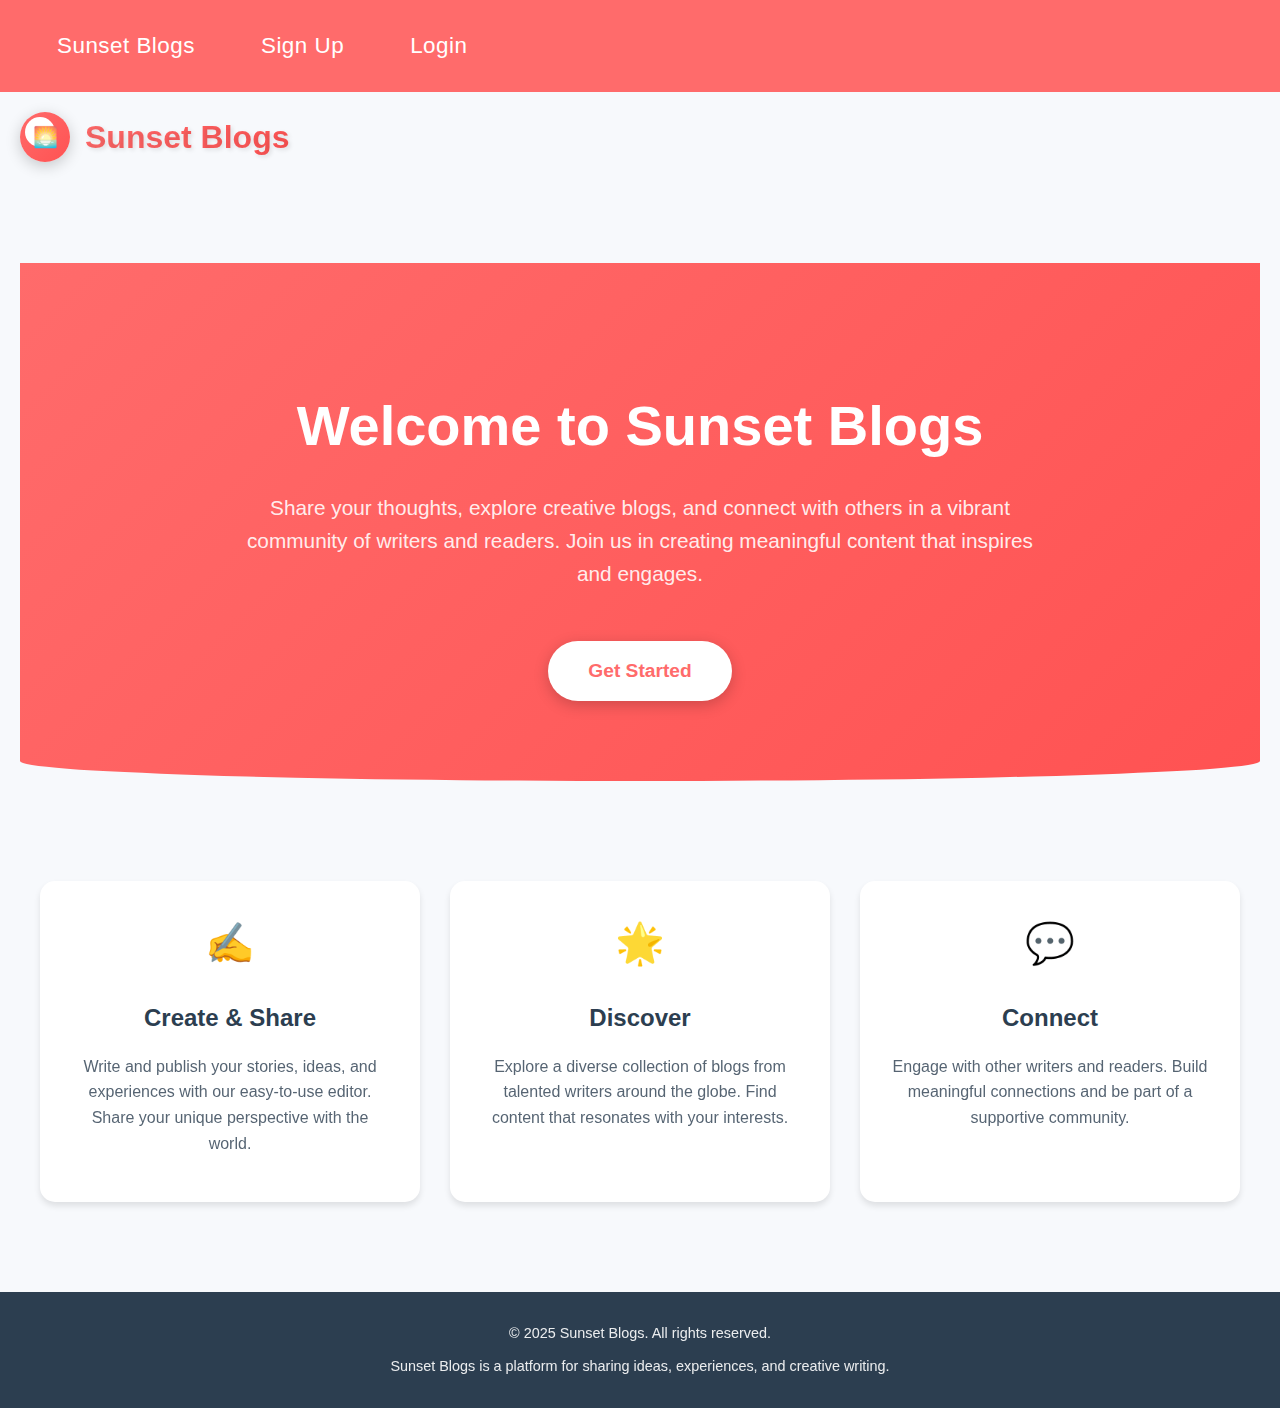
<file: index.html>
<!DOCTYPE html>
<html lang="en">
<head>
    <meta charset="UTF-8">
    <meta name="viewport" content="width=device-width, initial-scale=1.0">
    <title>Sunset Blogs</title>
    <link rel="stylesheet" href="CSS/theme.css">
    <link rel="stylesheet" href="CSS/index.css">
</head>
<body>
    <nav class="navbar">
        <div class="nav-left">
            <a href="index.html" class="nav-title">Sunset Blogs</a>
            <a href="Pages/signup.html">Sign Up</a>
            <a href="Pages/login.html">Login</a>
        </div>
    </nav>

    <div class="logo-container">
        <div class="logo"></div>
        <div class="logo-text">Sunset Blogs</div>
    </div>

    <main>
        <section class="hero-section">
            <div class="hero-content">
                <h1>Welcome to Sunset Blogs</h1>
                <p>Share your thoughts, explore creative blogs, and connect with others in a vibrant community of writers and readers. Join us in creating meaningful content that inspires and engages.</p>
                <a href="Pages/signup.html" class="cta-button">Get Started</a>
            </div>
        </section>

        <section class="features-section">
            <div class="feature-card">
                <div class="feature-icon">✍️</div>
                <h3>Create & Share</h3>
                <p>Write and publish your stories, ideas, and experiences with our easy-to-use editor. Share your unique perspective with the world.</p>
            </div>
            <div class="feature-card">
                <div class="feature-icon">🌟</div>
                <h3>Discover</h3>
                <p>Explore a diverse collection of blogs from talented writers around the globe. Find content that resonates with your interests.</p>
            </div>
            <div class="feature-card">
                <div class="feature-icon">💬</div>
                <h3>Connect</h3>
                <p>Engage with other writers and readers. Build meaningful connections and be part of a supportive community.</p>
            </div>
        </section>
    </main>

    <footer>
        <p>&copy; 2025 Sunset Blogs. All rights reserved.</p>
        <p>Sunset Blogs is a platform for sharing ideas, experiences, and creative writing.</p>
    </footer>

    <script src="JavaScript/index.js"></script>
</body>
</html>
</file>
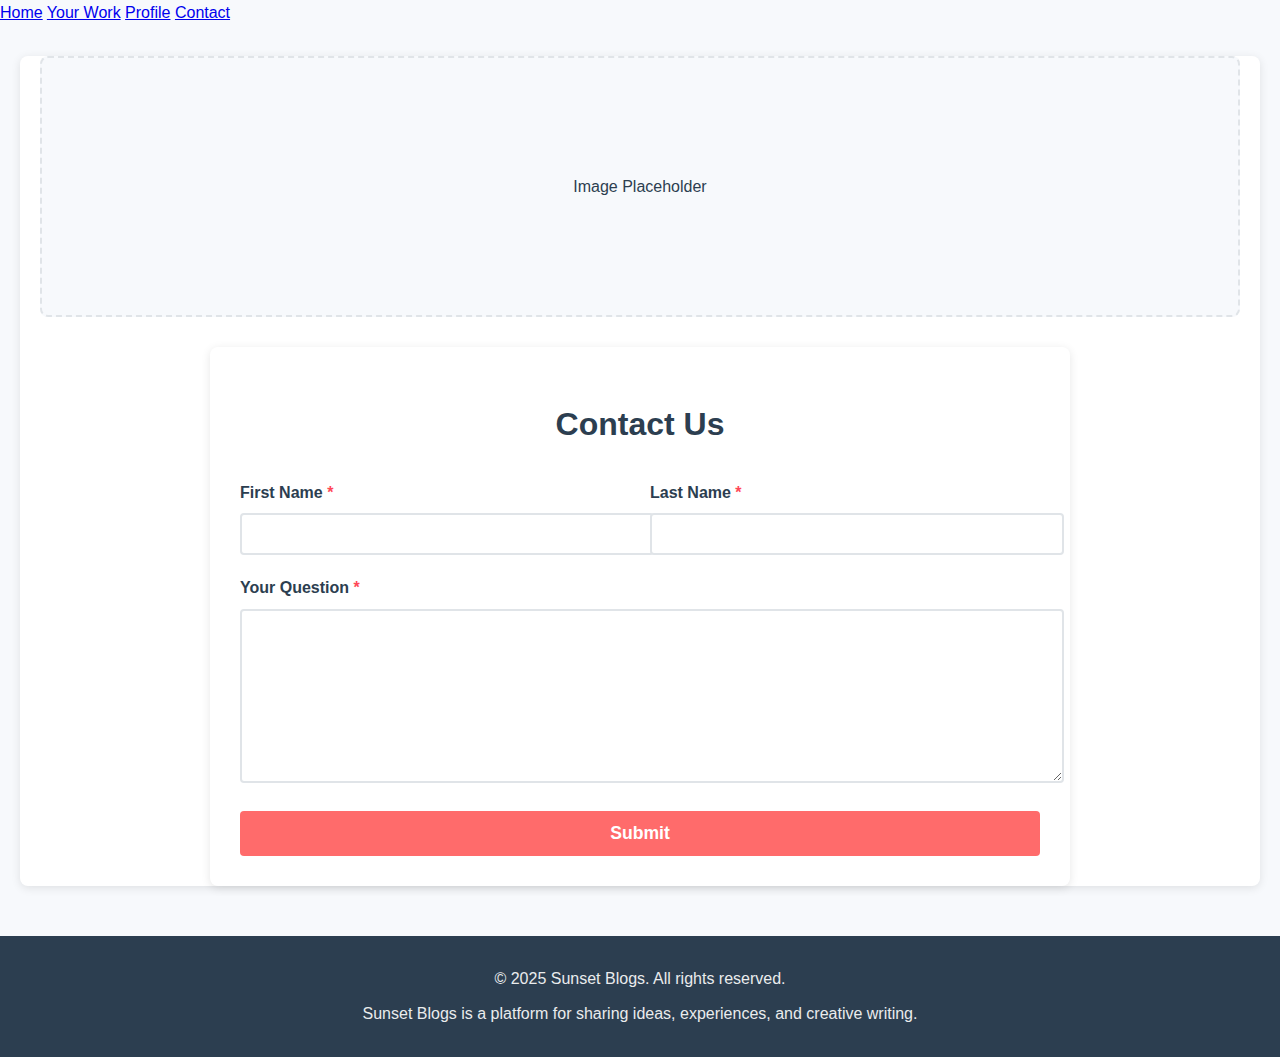
<file: Pages/contact.html>
<!DOCTYPE html>
<html lang="en">
<head>
    <meta charset="UTF-8">
    <meta name="viewport" content="width=device-width, initial-scale=1.0">
    <title>Contact Us - Sunset Blogs</title>
    <link rel="stylesheet" href="../CSS/theme.css">
    <link rel="stylesheet" href="../CSS/contact.css">
    <script src="../JavaScript/Contact_Validate.js" defer></script>
</head>
<body>
    <nav>
        <a href="home.html">Home</a>
        <a href="your-work.html">Your Work</a>
        <a href="profile.html">Profile</a>
        <a href="contact.html">Contact</a>
    </nav>

    <div class="container">
        <div class="image-placeholder">
            <p>Image Placeholder</p>
        </div>

        <div class="contact-container">
            <h1>Contact Us</h1>
            <form id="contact-form">
                <div class="name-fields">
                    <div class="input-group">
                        <label for="first-name" class="required">First Name</label>
                        <input type="text" id="first-name" name="first-name" required>
                    </div>
                    <div class="input-group">
                        <label for="last-name" class="required">Last Name</label>
                        <input type="text" id="last-name" name="last-name" required>
                    </div>
                </div>
                <div class="input-group question-group">
                    <label for="question" class="required">Your Question</label>
                    <textarea id="question" name="question" rows="4" required></textarea>
                </div>
                <button type="submit">Submit</button>
            </form>
        </div>
    </div>

    <footer>
        <p>&copy; 2025 Sunset Blogs. All rights reserved.</p>
        <p>Sunset Blogs is a platform for sharing ideas, experiences, and creative writing.</p>
    </footer>
</body>
</html>
</file>
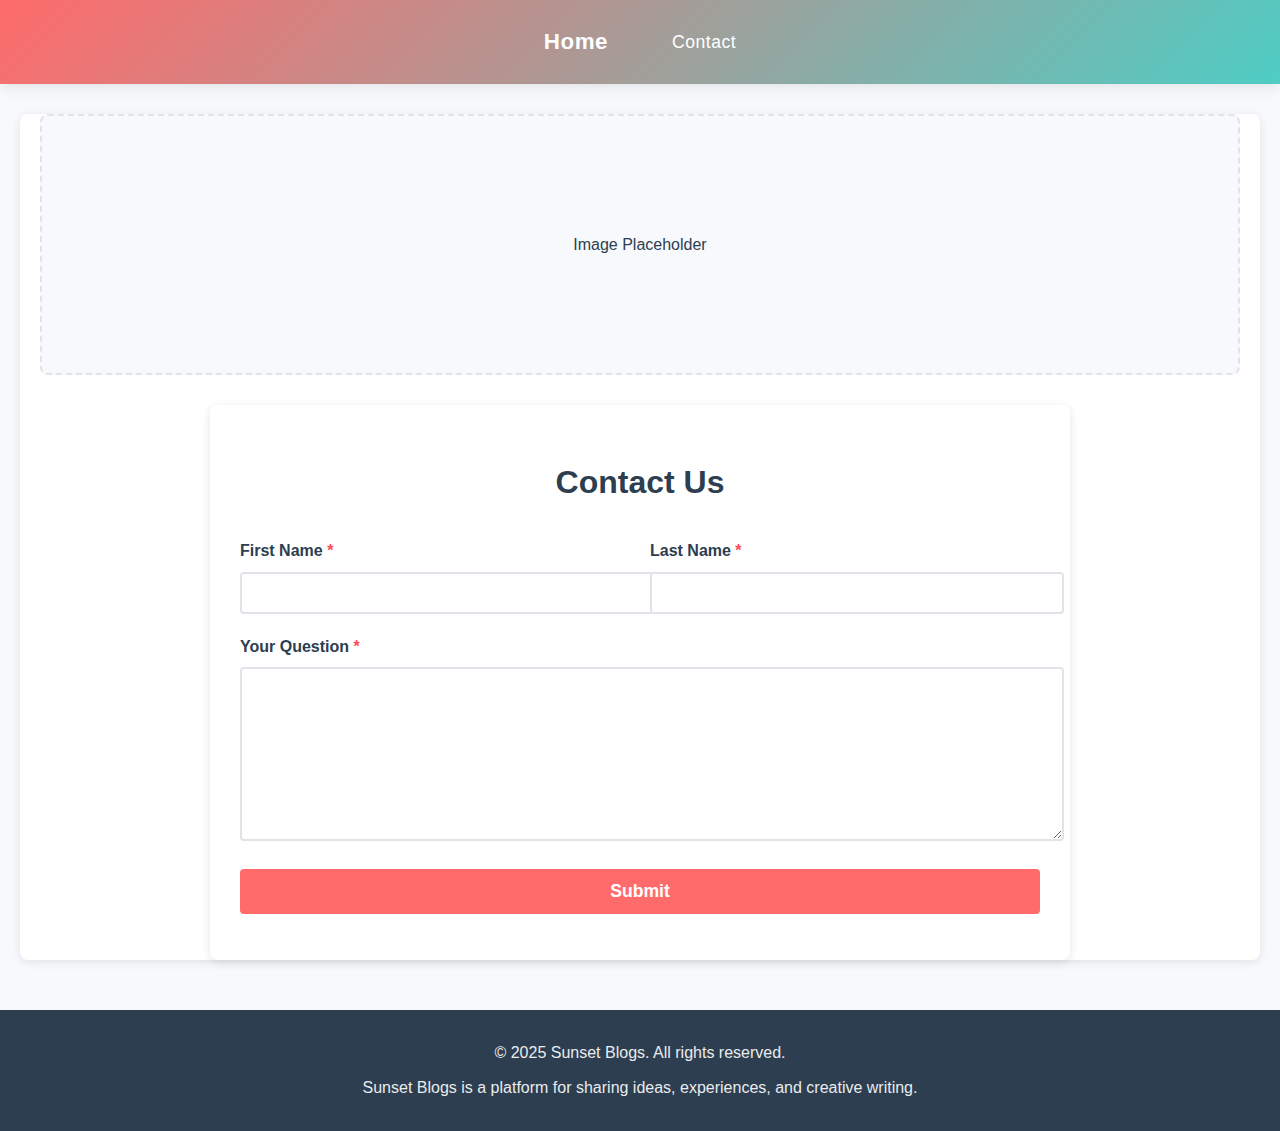
<file: Pages/contact_guest.html>
<!DOCTYPE html>
<html lang="en">
<head>
    <meta charset="UTF-8">
    <meta name="viewport" content="width=device-width, initial-scale=1.0">
    <title>Contact Us - Sunset Blogs (Guest)</title>
    <link rel="stylesheet" href="../CSS/theme.css">
    <link rel="stylesheet" href="../CSS/contact.css">
    <script src="../JavaScript/contact.js" defer></script>
</head>
<body>
    <nav class="navbar">
        <a href="home_guest.html" class="nav-title">Home</a>
        <a href="contact_guest.html">Contact</a>
    </nav>

    <div class="container">
        <div class="image-placeholder">
            <p>Image Placeholder</p>
        </div>

        <div class="contact-container">
            <h1>Contact Us</h1>
            <form id="contact-form">
                <div class="name-fields">
                    <div class="input-group">
                        <label for="first-name" class="required">First Name</label>
                        <input type="text" id="first-name" name="first-name" required>
                    </div>
                    <div class="input-group">
                        <label for="last-name" class="required">Last Name</label>
                        <input type="text" id="last-name" name="last-name" required>
                    </div>
                </div>
                <div class="input-group question-group">
                    <label for="question" class="required">Your Question</label>
                    <textarea id="question" name="question" rows="4" required></textarea>
                </div>
                <button type="submit">Submit</button>
            </form>
            <p id="response-message"></p>
        </div>
    </div>

    <footer>
        <p>&copy; 2025 Sunset Blogs. All rights reserved.</p>
        <p>Sunset Blogs is a platform for sharing ideas, experiences, and creative writing.</p>
    </footer>
</body>
</html>
</file>
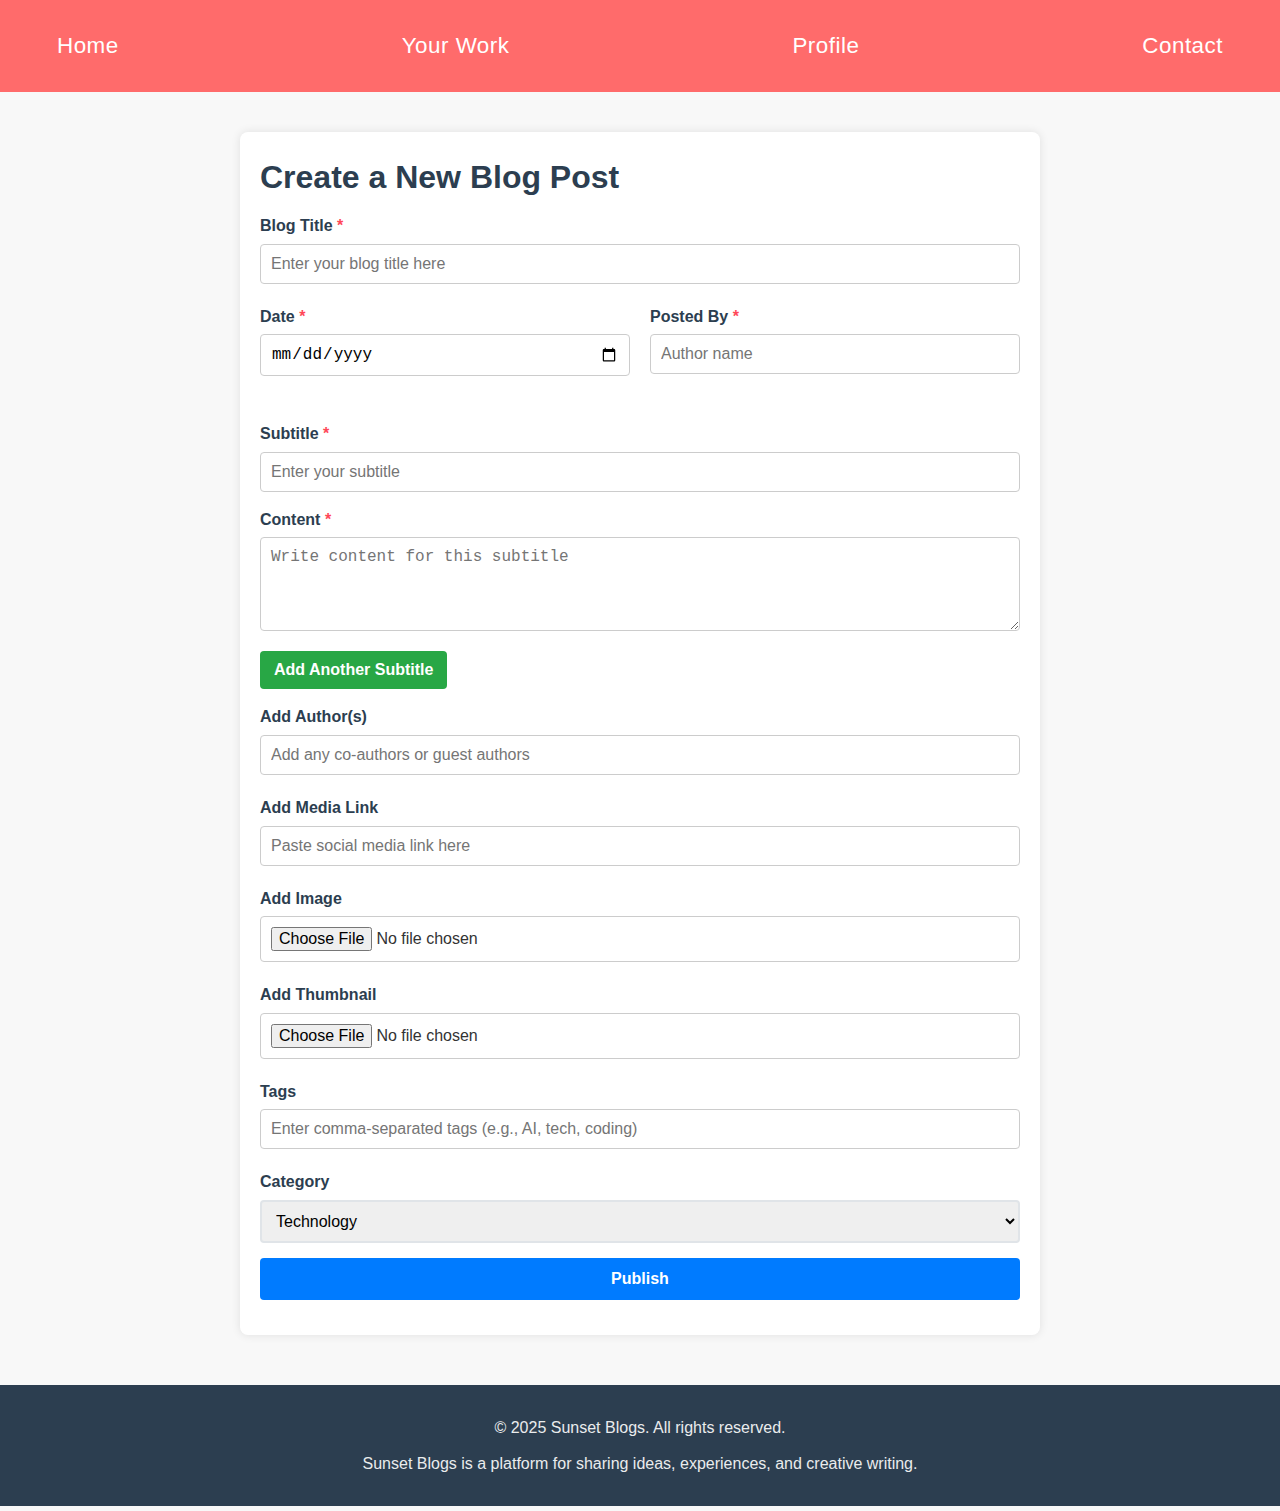
<file: Pages/create-blog.html>
<!DOCTYPE html>
<html lang="en">
<head>
  <meta charset="UTF-8" />
  <meta name="viewport" content="width=device-width, initial-scale=1.0"/>
  <title>Create Blog Post - Sunset Blogs</title>
  <link rel="stylesheet" href="../CSS/theme.css">
  <link rel="stylesheet" href="../CSS/create-blog.css">
  <script src="../JavaScript/blog-validation.js"></script>
</head>
<body>
  <nav class="navbar">
    <a href="home.html" class="nav-title">Home</a>
    <a href="your-work.php">Your Work</a>
    <a href="profile.html">Profile</a>
    <a href="contact.html">Contact</a>
  </nav>

  <div class="container">
    <h1 class="page-title">Create a New Blog Post</h1>
    <form class="blog-form">
      <div class="form-group">
        <label for="blogTitle" class="required">Blog Title</label>
        <input type="text" id="blogTitle" name="blogTitle" placeholder="Enter your blog title here" required />
      </div>

      <div class="form-row">
        <div class="form-group">
          <label for="blogDate" class="required">Date</label>
          <input type="date" id="blogDate" name="blogDate" required />
        </div>
        <div class="form-group">
          <label for="blogAuthor" class="required">Posted By</label>
          <input type="text" id="blogAuthor" name="blogAuthor" placeholder="Author name" required />
        </div>
      </div>

      <div id="subtitle-container">
        <div class="subtitle-group">
          <label for="firstSubtitle" class="required">Subtitle</label>
          <input type="text" id="firstSubtitle" name="subtitles[]" placeholder="Enter your subtitle" required />
          <label for="firstContent" class="required">Content</label>
          <textarea id="firstContent" name="subtitles-content[]" rows="4" placeholder="Write content for this subtitle" required></textarea>
        </div>
      </div>

      <button type="button" class="btn-add-subtitle" onclick="addSubtitle()">
        Add Another Subtitle
      </button>

      <div class="form-group">
        <label for="additionalAuthors">Add Author(s)</label>
        <input type="text" id="additionalAuthors" name="additionalAuthors" placeholder="Add any co-authors or guest authors" />
      </div>

      <div class="form-group">
        <label for="mediaLinks">Add Media Link</label>
        <input type="url" id="mediaLinks" name="mediaLinks" placeholder="Paste social media link here" />
      </div>

      <div class="form-group">
        <label for="blogImage">Add Image</label>
        <input type="file" id="blogImage" name="blogImage" accept="image/*" />
      </div>

      <div class="form-group">
        <label for="thumbnailImage">Add Thumbnail</label>
        <input type="file" id="thumbnailImage" name="thumbnailImage" accept="image/*" />
      </div>

      <div class="form-group">
        <label for="blogTags">Tags</label>
        <input type="text" id="blogTags" name="blogTags" placeholder="Enter comma-separated tags (e.g., AI, tech, coding)" />
      </div>

      <div class="form-group">
        <label for="blogCategories">Category</label>
        <select id="blogCategories" name="blogCategories">
          <option value="Technology">Technology</option>
          <option value="Lifestyle">Lifestyle</option>
          <option value="Travel">Travel</option>
          <option value="Food">Food & Cooking</option>
          <option value="Health">Health & Wellness</option>
          <option value="Education">Education</option>
          <option value="Business">Business</option>
          <option value="Entertainment">Entertainment</option>
          <option value="Art">Art & Design</option>
          <option value="Personal">Personal</option>
        </select>
      </div>

      <div class="form-group">
        <button type="submit" class="btn-submit">Publish</button>
      </div>
    </form>
  </div>

  <footer>
    <p>&copy; 2025 Sunset Blogs. All rights reserved.</p>
    <p>Sunset Blogs is a platform for sharing ideas, experiences, and creative writing.</p>
  </footer>
</body>
</html>
</file>
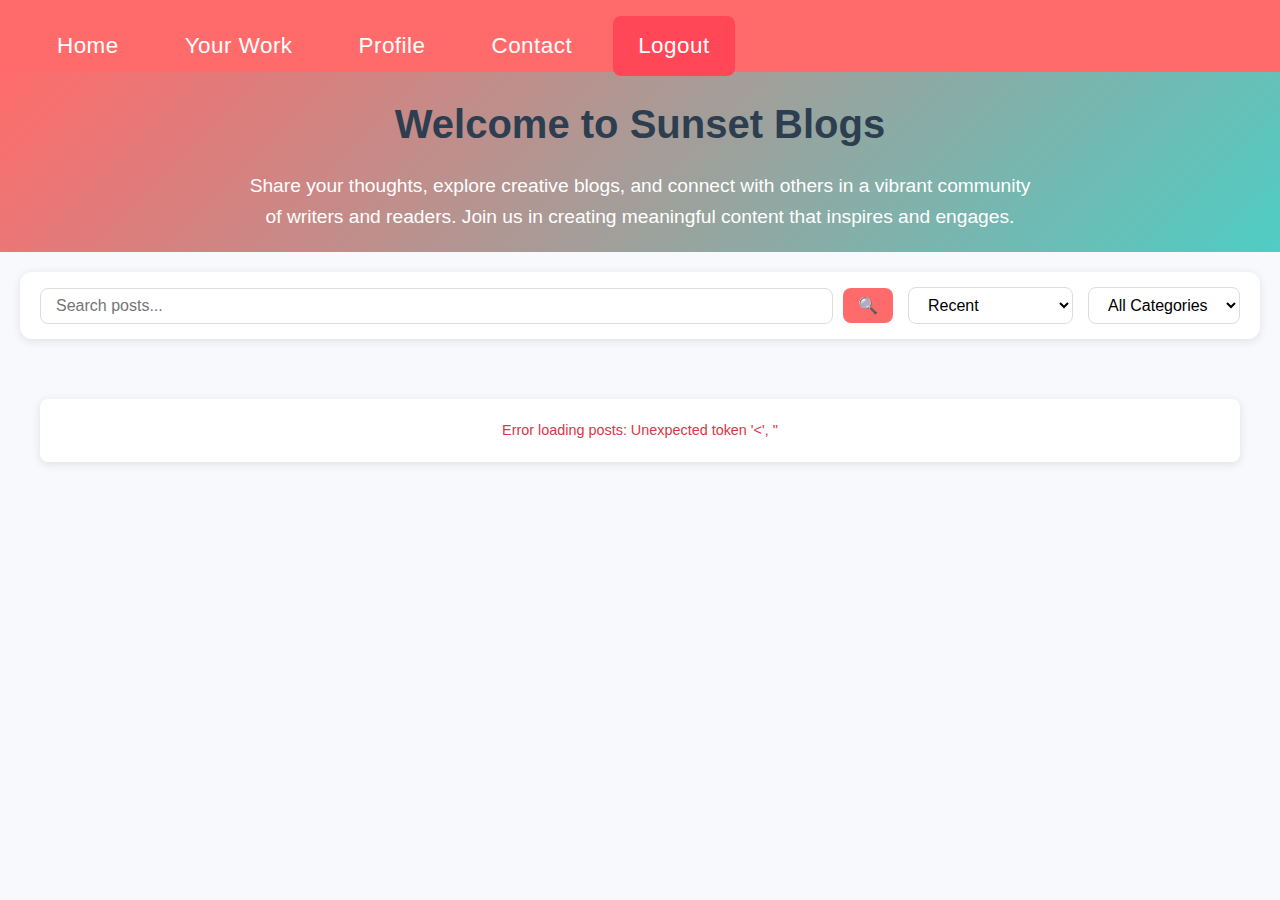
<file: Pages/home.html>
<!DOCTYPE html>
<html lang="en">
<head>
    <meta charset="UTF-8">
    <meta name="viewport" content="width=device-width, initial-scale=1.0">
    <title>Home - Sunset Blogs</title>
    <link rel="stylesheet" href="../CSS/theme.css">
    <link rel="stylesheet" href="../CSS/home.css">
</head>
<body>
    <nav class="navbar">
        <div class="nav-left">
            <a href="home.html" class="nav-title">Home</a>
            <a href="your-work.php">Your Work</a>
            <a href="profile.php">Profile</a>
            <a href="contact.html">Contact</a>
            <a href="logout.php" class="logout-btn">Logout</a>
        </div>
    </nav>

    <div class="welcome-section">
        <h1>Welcome to Sunset Blogs</h1>
        <p>Share your thoughts, explore creative blogs, and connect with others in a vibrant community of writers and readers. Join us in creating meaningful content that inspires and engages.</p>
    </div>

    <div class="filter-bar">
        <div class="search-box">
            <input type="text" id="search-input" placeholder="Search posts...">
            <button type="button" class="search-button">🔍</button>
        </div>
        
        <div class="filter-menu">
            <select id="filter-select">
                <option value="recent">Recent</option>
                <option value="hot">Hot</option>
                <option value="most-discussed">Most Discussed</option>
                <option value="your-posts">Your Posts</option>
            </select>
        </div>
        
        <div class="category-menu">
            <select id="category-select">
                <option value="">All Categories</option>
                <option value="Technology">Technology</option>
                <option value="Photography">Photography</option>
                <option value="Security">Security</option>
                <option value="Lifestyle">Lifestyle</option>
                <option value="Travel">Travel</option>
                <option value="Food">Food</option>
                <option value="Health">Health</option>
                <option value="Business">Business</option>
                <option value="Education">Education</option>
                <option value="Entertainment">Entertainment</option>
                <option value="Sports">Sports</option>
            </select>
        </div>
    </div>

    <div class="posts-container" id="posts-container">
        <!-- Posts will be loaded here -->
    </div>

    <script>
        document.addEventListener('DOMContentLoaded', function() {
            const searchInput = document.getElementById('search-input');
            const filterSelect = document.getElementById('filter-select');
            const categorySelect = document.getElementById('category-select');
            const postsContainer = document.getElementById('posts-container');
            let allPosts = [];
            let lastPostId = null;

            function filterPosts() {
                const searchTerm = searchInput.value.toLowerCase();
                const filterValue = filterSelect.value;
                const categoryValue = categorySelect.value;

                const filteredPosts = allPosts.filter(post => {
                    const matchesSearch = post.title.toLowerCase().includes(searchTerm);
                    const matchesCategory = !categoryValue || post.category === categoryValue;
                    return matchesSearch && matchesCategory;
                });

                displayPosts(filteredPosts);
            }

            function displayPosts(posts) {
                const postsContainer = document.getElementById('posts-container');
                postsContainer.innerHTML = '';

                if (posts.length === 0) {
                    postsContainer.innerHTML = '<div class="no-posts">No posts found</div>';
                    return;
                }

                posts.forEach(post => {
                    const postElement = document.createElement('div');
                    postElement.className = 'post-card';
                    postElement.dataset.postId = post.post_id;
                    postElement.innerHTML = `
                        <div class="post-image" style="background-image: url('${post.thumbnail_image ? '../../file_uploads/' + post.thumbnail_image.split('/').pop() : '../Images/sun.png'}')">
                            ${!post.thumbnail_image ? '<div class="no-image">Sunset Blogs</div>' : ''}
                        </div>
                        <div class="post-content">
                            <a href="view-blog.php?id=${post.post_id}">
                                <h2>${post.title}</h2>
                            </a>
                            <div class="post-meta">
                                <span>By ${post.author}</span>
                                <span>${new Date(post.created_at).toLocaleDateString()}</span>
                            </div>
                            <div class="post-stats">
                                <span class="likes" data-post-id="${post.post_id}">❤ ${post.like_count || 0} likes</span>
                                <span class="comments">💬 ${post.comment_count || 0} comments</span>
                            </div>
                            <div class="post-tags">
                                <span class="category">${post.category}</span>
                                ${post.tags ? `<span class="tags">${post.tags}</span>` : ''}
                            </div>
                        </div>
                    `;
                    postsContainer.appendChild(postElement);
                });
                
                // Update lastPostId
                if (posts.length > 0) {
                    lastPostId = Math.max(...posts.map(post => parseInt(post.post_id)));
                }
            }

            // Function to fetch new posts
            function fetchNewPosts() {
                fetch('fetch_new_posts.php?last_post_id=' + lastPostId)
                    .then(response => response.json())
                    .then(data => {
                        if (data.success && data.posts && data.posts.length > 0) {
                            // Add new posts to allPosts array
                            data.posts.forEach(newPost => {
                                // Check if post already exists in allPosts
                                const existingPostIndex = allPosts.findIndex(post => post.post_id === newPost.post_id);
                                if (existingPostIndex === -1) {
                                    allPosts.unshift(newPost);
                                    
                                    // Add the new post to the DOM
                                    const postElement = document.createElement('div');
                                    postElement.className = 'post-card';
                                    postElement.dataset.postId = newPost.post_id;
                                    postElement.innerHTML = `
                                        <div class="post-image" style="background-image: url('${newPost.thumbnail_image ? '../../file_uploads/' + newPost.thumbnail_image.split('/').pop() : '../Images/sun.png'}')">
                                            ${!newPost.thumbnail_image ? '<div class="no-image">Sunset Blogs</div>' : ''}
                                        </div>
                                        <div class="post-content">
                                            <a href="view-blog.php?id=${newPost.post_id}">
                                                <h2>${newPost.title}</h2>
                                            </a>
                                            <div class="post-meta">
                                                <span>By ${newPost.author}</span>
                                                <span>${new Date(newPost.created_at).toLocaleDateString()}</span>
                                            </div>
                                            <div class="post-stats">
                                                <span class="likes" data-post-id="${newPost.post_id}">❤ ${newPost.like_count || 0} likes</span>
                                                <span class="comments">💬 ${newPost.comment_count || 0} comments</span>
                                            </div>
                                            <div class="post-tags">
                                                <span class="category">${newPost.category}</span>
                                                ${newPost.tags ? `<span class="tags">${newPost.tags}</span>` : ''}
                                            </div>
                                        </div>
                                    `;
                                    
                                    // Add the new post at the top of the container
                                    if (postsContainer.firstChild) {
                                        postsContainer.insertBefore(postElement, postsContainer.firstChild);
                                    } else {
                                        postsContainer.appendChild(postElement);
                                    }
                                }
                            });
                            
                            // Update lastPostId
                            lastPostId = Math.max(...data.posts.map(post => parseInt(post.post_id)), lastPostId);
                        }
                    })
                    .catch(error => console.error('Error fetching new posts:', error));
            }

            // Add event listeners for filtering
            searchInput.addEventListener('input', filterPosts);
            filterSelect.addEventListener('change', function() {
                const selectedFilter = filterSelect.value;
                const selectedCategory = categorySelect.value;
                
                // Build URL with both filter and category parameters
                let url = 'fetch_posts.php';
                const params = new URLSearchParams();
                
                if (selectedFilter !== 'recent') {
                    params.append('filter', selectedFilter);
                }
                if (selectedCategory) {
                    params.append('category', selectedCategory);
                }
                
                if (params.toString()) {
                    url += '?' + params.toString();
                }
                
                // Fetch posts with filter
                fetchPosts(url);
            });

            // Add event listener for category dropdown
            categorySelect.addEventListener('change', function() {
                const selectedFilter = filterSelect.value;
                const selectedCategory = categorySelect.value;
                
                // Build URL with both filter and category parameters
                let url = 'fetch_posts.php';
                const params = new URLSearchParams();
                
                if (selectedFilter !== 'recent') {
                    params.append('filter', selectedFilter);
                }
                if (selectedCategory) {
                    params.append('category', selectedCategory);
                }
                
                if (params.toString()) {
                    url += '?' + params.toString();
                }
                
                // Fetch posts with filter
                fetchPosts(url);
            });

            // Function to fetch and display posts
            function fetchPosts(url) {
                fetch(url)
                    .then(response => {
                        if (!response.ok) {
                            throw new Error('Network response was not ok');
                        }
                        return response.json();
                    })
                    .then(data => {
                        if (data.error) {
                            console.error('Server error:', data.message);
                            document.getElementById('posts-container').innerHTML = 
                                `<p class="error-message">${data.message}</p>`;
                            return;
                        }

                        if (!Array.isArray(data) || data.length === 0) {
                            document.getElementById('posts-container').innerHTML = 
                                '<p class="no-posts">No posts found</p>';
                            return;
                        }

                        allPosts = data;
                        displayPosts(allPosts);
                    })
                    .catch(error => {
                        console.error('Error:', error);
                        document.getElementById('posts-container').innerHTML = 
                            `<p class="error-message">Error loading posts: ${error.message}</p>`;
                    });
            }

            // Update like counts
            function updateLikes() {
                fetch('fetch_likes.php')
                    .then(response => response.json())
                    .then(data => {
                        if (data.success) {
                            // Update the like counts in the allPosts array
                            allPosts.forEach(post => {
                                const likeInfo = data.likes.find(like => like.post_id == post.post_id);
                                if (likeInfo) {
                                    post.like_count = likeInfo.like_count;
                                } else {
                                    // If no likes found for this post, set to 0
                                    post.like_count = 0;
                                }
                            });
                            
                            // Update the DOM
                            data.likes.forEach(like => {
                                const likeElements = document.querySelectorAll(`.likes[data-post-id="${like.post_id}"]`);
                                likeElements.forEach(element => {
                                    element.textContent = `❤ ${like.like_count} likes`;
                                });
                            });
                            
                            // Update elements for posts with 0 likes (that may have been unliked)
                            allPosts.forEach(post => {
                                if (!data.likes.some(like => like.post_id == post.post_id)) {
                                    const likeElements = document.querySelectorAll(`.likes[data-post-id="${post.post_id}"]`);
                                    likeElements.forEach(element => {
                                        element.textContent = `❤ 0 likes`;
                                    });
                                }
                            });
                        }
                    })
                    .catch(error => console.error('Error updating likes:', error));
            }

            // Initial fetch of posts
            fetchPosts('fetch_posts.php');

            // Periodically check for new posts and updated likes
            setInterval(fetchNewPosts, 5000); // Check every 15 seconds
            setInterval(updateLikes, 5000); // Check every 5 seconds
        });
    </script>
</body>
</html>
</file>
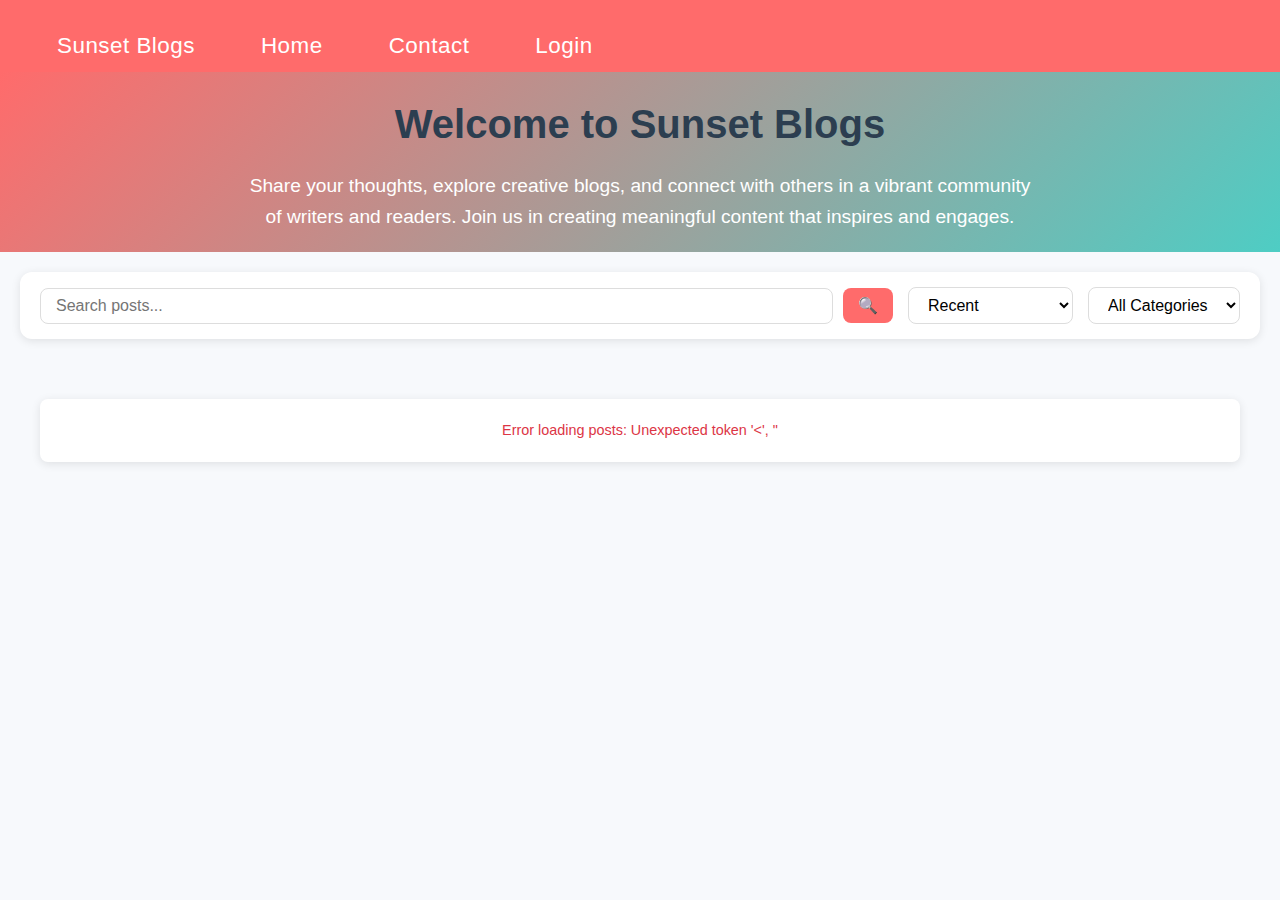
<file: Pages/home_guest.html>
<!DOCTYPE html>
<html lang="en">
<head>
    <meta charset="UTF-8">
    <meta name="viewport" content="width=device-width, initial-scale=1.0">
    <title>Home - Sunset Blogs (Guest)</title>
    <link rel="stylesheet" href="../CSS/theme.css">
    <link rel="stylesheet" href="../CSS/home.css">
</head>
<body>
    <nav class="navbar">
        <div class="nav-left">
            <a href="home_guest.html" class="nav-title">Sunset Blogs</a>
            <a href="home_guest.html">Home</a>
            <a href="contact_guest.html">Contact</a>
            <a href="login.html" class="login-btn">Login</a>
        </div>
    </nav>

    <div class="welcome-section">
        <h1>Welcome to Sunset Blogs</h1>
        <p>Share your thoughts, explore creative blogs, and connect with others in a vibrant community of writers and readers. Join us in creating meaningful content that inspires and engages.</p>
    </div>

    <div class="filter-bar">
        <div class="search-box">
            <input type="text" id="search-input" placeholder="Search posts...">
            <button type="button" class="search-button">🔍</button>
        </div>
        
        <div class="filter-menu">
            <select id="filter-select">
                <option value="recent">Recent</option>
                <option value="hot">Hot</option>
                <option value="most-discussed">Most Discussed</option>
                <option value="your-posts">Your Posts</option>
            </select>
        </div>
        
        <div class="category-menu">
            <select id="category-select">
                <option value="">All Categories</option>
                <option value="Technology">Technology</option>
                <option value="Photography">Photography</option>
                <option value="Security">Security</option>
                <option value="Lifestyle">Lifestyle</option>
                <option value="Travel">Travel</option>
                <option value="Food">Food</option>
                <option value="Health">Health</option>
                <option value="Business">Business</option>
                <option value="Education">Education</option>
                <option value="Entertainment">Entertainment</option>
                <option value="Sports">Sports</option>
            </select>
        </div>
    </div>

    <div class="posts-container" id="posts-container">
        <!-- Posts will be loaded here -->
    </div>

    <script>
        document.addEventListener('DOMContentLoaded', function() {
            const searchInput = document.getElementById('search-input');
            const filterSelect = document.getElementById('filter-select');
            const categorySelect = document.getElementById('category-select');
            let allPosts = [];

            function filterPosts() {
                const searchTerm = searchInput.value.toLowerCase();
                const filterValue = filterSelect.value;
                const categoryValue = categorySelect.value;

                const filteredPosts = allPosts.filter(post => {
                    const matchesSearch = post.title.toLowerCase().includes(searchTerm);
                    const matchesCategory = !categoryValue || post.category === categoryValue;
                    return matchesSearch && matchesCategory;
                });

                displayPosts(filteredPosts);
            }

            function displayPosts(posts) {
                const postsContainer = document.getElementById('posts-container');
                postsContainer.innerHTML = '';

                if (posts.length === 0) {
                    postsContainer.innerHTML = '<div class="no-posts">No posts found</div>';
                    return;
                }

                posts.forEach(post => {
                    const postElement = document.createElement('div');
                    postElement.className = 'post-card';
                    postElement.innerHTML = `
                        <div class="post-image" style="background-image: url('${post.thumbnail_image ? '../../file_uploads/' + post.thumbnail_image.split('/').pop() : '../Images/sun.png'}')">
                            ${!post.thumbnail_image ? '<div class="no-image">Sunset Blogs</div>' : ''}
                        </div>
                        <div class="post-content">
                            <a href="view-blog.php?id=${post.post_id}"> <!-- Link to view blog page -->
                                <h2>${post.title}</h2>
                            </a>
                            <div class="post-meta">
                                <span>By ${post.author}</span>
                                <span>${new Date(post.created_at).toLocaleDateString()}</span>
                            </div>
                            <div class="post-tags">
                                <span class="category">${post.category}</span>
                                ${post.tags ? `<span class="tags">${post.tags}</span>` : ''}
                            </div>
                        </div>
                    `;
                    postsContainer.appendChild(postElement);
                });
            }

            // Add event listeners for filtering
            searchInput.addEventListener('input', filterPosts);
            filterSelect.addEventListener('change', function() {
                const selectedFilter = filterSelect.value;
                const selectedCategory = categorySelect.value;
                
                // Build URL with both filter and category parameters
                let url = 'home.php';
                const params = new URLSearchParams();
                
                if (selectedFilter !== 'recent') {
                    params.append('filter', selectedFilter);
                }
                if (selectedCategory) {
                    params.append('category', selectedCategory);
                }
                
                if (params.toString()) {
                    url += '?' + params.toString();
                }
                
                // Fetch posts with filter
                fetchPosts(url);
            });

            // Add event listener for category dropdown
            categorySelect.addEventListener('change', function() {
                const selectedFilter = filterSelect.value;
                const selectedCategory = categorySelect.value;
                
                // Build URL with both filter and category parameters
                let url = 'home.php';
                const params = new URLSearchParams();
                
                if (selectedFilter !== 'recent') {
                    params.append('filter', selectedFilter);
                }
                if (selectedCategory) {
                    params.append('category', selectedCategory);
                }
                
                if (params.toString()) {
                    url += '?' + params.toString();
                }
                
                // Fetch posts with filter
                fetchPosts(url);
            });

            // Function to fetch and display posts
            function fetchPosts(url) {
                fetch(url)
                    .then(response => {
                        if (!response.ok) {
                            throw new Error('Network response was not ok');
                        }
                        return response.json();
                    })
                    .then(data => {
                        if (data.error) {
                            console.error('Server error:', data.message);
                            document.getElementById('posts-container').innerHTML = 
                                `<p class="error-message">${data.message}</p>`;
                            return;
                        }

                        if (!Array.isArray(data) || data.length === 0) {
                            document.getElementById('posts-container').innerHTML = 
                                '<p class="no-posts">No posts found</p>';
                            return;
                        }

                        allPosts = data;
                        displayPosts(allPosts);
                    })
                    .catch(error => {
                        console.error('Error:', error);
                        document.getElementById('posts-container').innerHTML = 
                            `<p class="error-message">Error loading posts: ${error.message}</p>`;
                    });
            }

            // Initial fetch of posts
            fetchPosts('home.php');
        });
    </script>
</body>
</html>
</file>
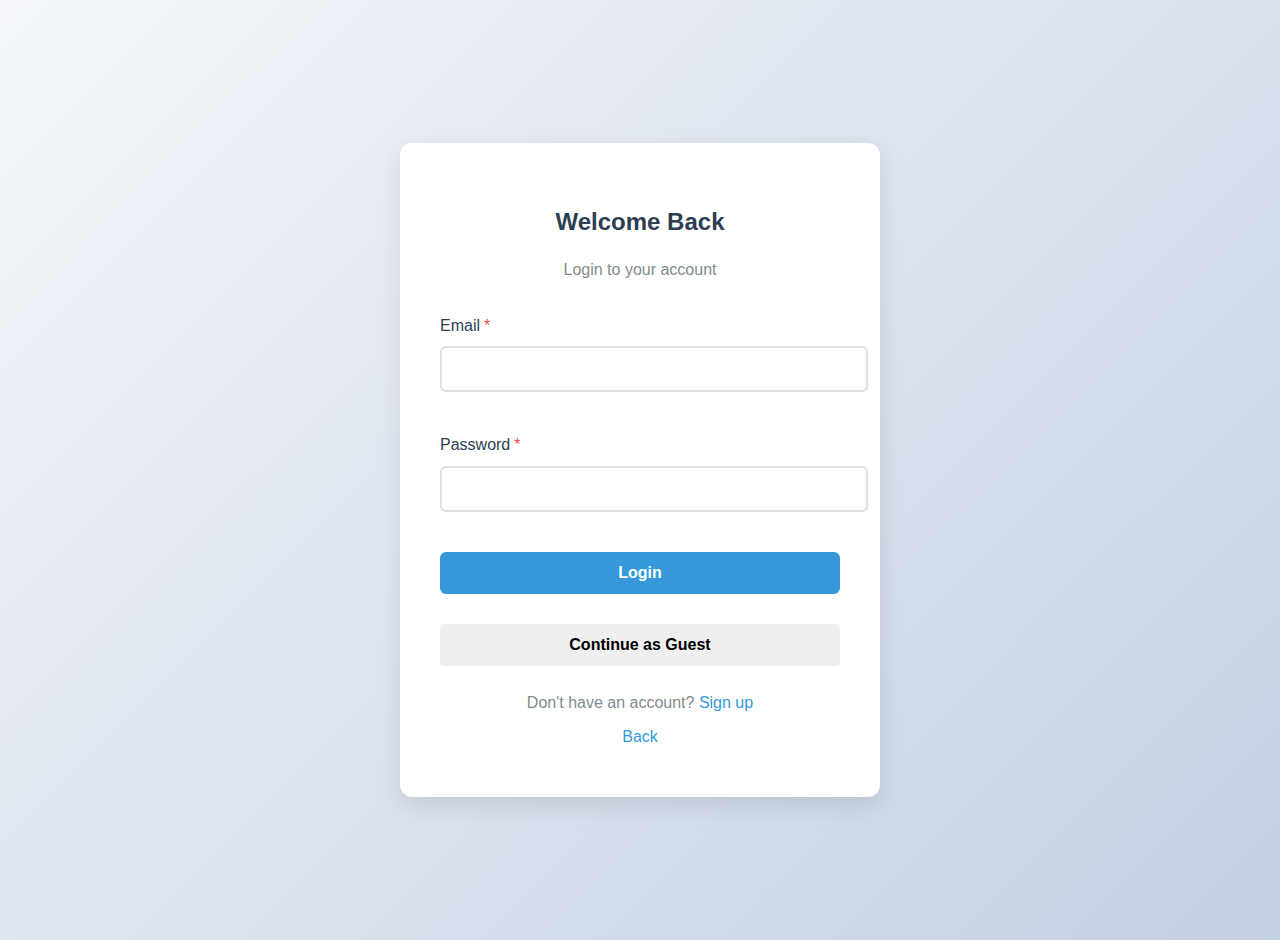
<file: Pages/login.html>
<!DOCTYPE html>
<html lang="en">
<head>
    <meta charset="UTF-8">
    <meta name="viewport" content="width=device-width, initial-scale=1.0">
    <title>Login - Sunset Blogs</title>
    <link rel="stylesheet" href="../CSS/theme.css">
    <link rel="stylesheet" href="../CSS/auth.css">
</head>
<body>
    <div class="auth-container">
        <div class="auth-card">
            <h2>Welcome Back</h2>
            <p>Login to your account</p>
            
            <form id="login-form" class="auth-form">
                <div class="form-group">
                    <label for="email" class="required">Email</label>
                    <input type="email" id="email" name="email" required>
                </div>
                
                <div class="form-group">
                    <label for="password" class="required">Password</label>
                    <input type="password" id="password" name="password" required>
                </div>
                
                <button type="submit" class="btn-primary">Login</button>
                <button type="button" class="btn-guest" style="margin-top: 10px;" onclick="window.location.href='home_guest.html';">Continue as Guest</button>
            </form>
            
            <div class="auth-links">
                <p>Don't have an account? <a href="signup.html">Sign up</a></p>
                <p><a href="../index.html">Back</a></p>
            </div>
        </div>
    </div>

    <script src="../JavaScript/login.js"></script>
</body>
</html>
</file>
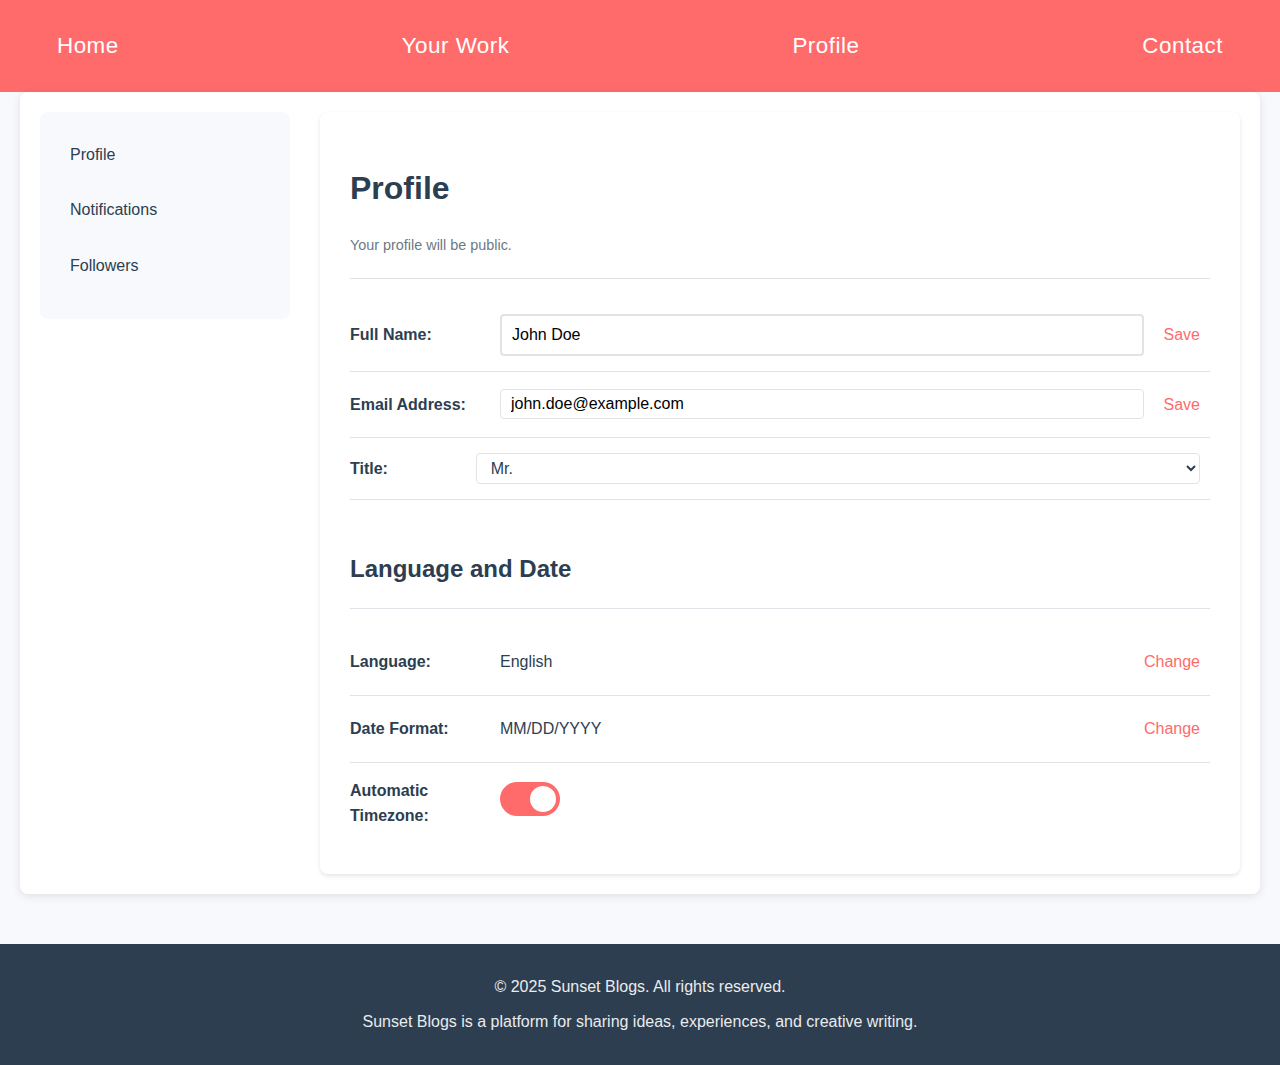
<file: Pages/profile.html>
<!DOCTYPE html>
<html lang="en">
<head>
    <meta charset="UTF-8">
    <meta name="viewport" content="width=device-width, initial-scale=1.0">
    <title>Profile - Sunset Blogs</title>
    <link rel="stylesheet" href="../CSS/theme.css">
    <style>
        .profile-container {
            display: grid;
            grid-template-columns: 250px 1fr;
            gap: 30px;
        }

        .sidebar {
            background-color: var(--light-color);
            padding: 20px;
            border-radius: 8px;
            height: fit-content;
        }

        .sidebar ul {
            list-style: none;
            padding: 0;
            margin: 0;
        }

        .sidebar li {
            margin-bottom: 10px;
        }

        .sidebar a {
            color: var(--dark-color);
            text-decoration: none;
            padding: 10px;
            display: block;
            border-radius: 4px;
            transition: all 0.3s ease;
        }

        .sidebar a:hover {
            background-color: var(--primary-color);
            color: white;
        }

        .profile-content {
            background-color: white;
            padding: 30px;
            border-radius: 8px;
            box-shadow: 0 2px 4px rgba(0, 0, 0, 0.1);
        }

        .profile-info {
            display: flex;
            align-items: center;
            padding: 15px 0;
            border-bottom: 1px solid var(--border-color);
        }

        .profile-info:last-child {
            border-bottom: none;
        }

        .label {
            width: 150px;
            font-weight: 600;
            color: var(--dark-color);
        }

        .profile-name {
            flex: 1;
            color: var(--dark-color);
        }

        .change-btn {
            color: var(--primary-color);
            cursor: pointer;
            padding: 5px 10px;
            border-radius: 4px;
            transition: all 0.3s ease;
        }

        .change-btn:hover {
            background-color: var(--light-color);
        }

        .spacer {
            height: 30px;
        }

        h1, h2 {
            color: var(--dark-color);
            margin-bottom: 20px;
        }

        hr {
            border: none;
            border-top: 1px solid var(--border-color);
            margin: 20px 0;
        }

        .disclaimer {
            color: var(--dark-color);
            opacity: 0.7;
            font-size: 0.9em;
            margin-bottom: 20px;
        }

        /* Switch styling */
        .switch {
            position: relative;
            display: inline-block;
            width: 60px;
            height: 34px;
        }

        .switch input {
            opacity: 0;
            width: 0;
            height: 0;
        }

        .slider {
            position: absolute;
            cursor: pointer;
            top: 0;
            left: 0;
            right: 0;
            bottom: 0;
            background-color: #ccc;
            transition: .4s;
        }

        .slider:before {
            position: absolute;
            content: "";
            height: 26px;
            width: 26px;
            left: 4px;
            bottom: 4px;
            background-color: white;
            transition: .4s;
        }

        input:checked + .slider {
            background-color: var(--primary-color);
        }

        input:checked + .slider:before {
            transform: translateX(26px);
        }

        .slider.round {
            border-radius: 34px;
        }

        .slider.round:before {
            border-radius: 50%;
        }

        /* Title dropdown styling */
        select.title-select {
            padding: 5px 10px;
            border: 1px solid var(--border-color);
            border-radius: 4px;
            background-color: white;
            color: var(--dark-color);
            font-size: 1em;
            cursor: pointer;
            margin-right: 10px;
        }

        select.title-select:focus {
            outline: none;
            border-color: var(--primary-color);
        }

        /* Email validation styling */
        .invalid-feedback {
            color: var(--primary-color);
            font-size: 0.85em;
            margin-top: 5px;
            display: none;
        }

        .profile-input {
            padding: 5px 10px;
            border: 1px solid var(--border-color);
            border-radius: 4px;
            font-size: 1em;
            flex: 1;
            margin-right: 10px;
        }

        .profile-input.invalid {
            border-color: var(--primary-color);
        }

        .profile-input:focus {
            outline: none;
            border-color: var(--primary-color);
        }
    </style>
    <script src="../JavaScript/profile_script.js" defer></script>
</head>
<body>
    <nav class="navbar">
        <a href="home.html" class="nav-title">Home</a>
        <a href="your-work.html">Your Work</a>
        <a href="profile.html">Profile</a>
        <a href="contact.html">Contact</a>
    </nav>

    <div class="container">
        <div class="profile-container">
            <aside class="sidebar">
                <ul>
                    <li><a href="#">Profile</a></li>
                    <li><a href="#">Notifications</a></li>
                    <li><a href="#">Followers</a></li>
                </ul>
            </aside>

            <main class="profile-content">
                <h1>Profile</h1>
                <p class="disclaimer">Your profile will be public.</p>
                <hr>

                <div class="profile-info">
                    <span class="label">Full Name:</span>
                    <input type="text" class="profile-input" id="profile-name" value="John Doe" placeholder="Enter your full name">
                    <span class="change-btn" onclick="validateAndSaveName()">Save</span>
                    <div class="invalid-feedback" id="name-feedback">Name cannot be empty.</div>
                </div>
                
                <div class="profile-info">
                    <span class="label">Email Address:</span>
                    <input type="email" class="profile-input" id="email" value="john.doe@example.com">
                    <span class="change-btn" onclick="validateAndSaveEmail()">Save</span>
                    <div class="invalid-feedback" id="email-feedback">Please enter a valid email address.</div>
                </div>
                
                <div class="profile-info">
                    <span class="label">Title:</span>
                    <select class="title-select" id="title">
                        <option value="">Select a title</option>
                        <option value="Mr.">Mr.</option>
                        <option value="Ms.">Ms.</option>
                        <option value="Mrs.">Mrs.</option>
                        <option value="Dr.">Dr.</option>
                        <option value="Prof.">Prof.</option>
                        <option value="Mx.">Mx.</option>
                    </select>
                </div>

                <div class="spacer"></div>

                <h2>Language and Date</h2>
                <hr>

                <div class="profile-info">
                    <span class="label">Language:</span>
                    <span class="profile-name" id="language">English</span>
                    <span class="change-btn" onclick="changeField('language', 'Enter your preferred language')">Change</span>
                </div>

                <div class="profile-info">
                    <span class="label">Date Format:</span>
                    <span class="profile-name" id="date-format">MM/DD/YYYY</span>
                    <span class="change-btn" onclick="changeField('date-format', 'Enter your preferred date format')">Change</span>
                </div>

                <div class="profile-info">
                    <span class="label">Automatic Timezone:</span>
                    <label class="switch">
                        <input type="checkbox" id="timezone-toggle" checked>
                        <span class="slider round"></span>
                    </label>
                </div>
            </main>
        </div>
    </div>

    <footer>
        <p>&copy; 2025 Sunset Blogs. All rights reserved.</p>
        <p>Sunset Blogs is a platform for sharing ideas, experiences, and creative writing.</p>
    </footer>
    <script>
        // Email validation function
        function validateEmail(email) {
            const re = /^[^\s@]+@[^\s@]+\.[^\s@]+$/;
            return re.test(email.toLowerCase());
        }

        function validateAndSaveEmail() {
            const emailInput = document.getElementById('email');
            const feedback = document.getElementById('email-feedback');
            
            if (validateEmail(emailInput.value)) {
                emailInput.classList.remove('invalid');
                feedback.style.display = 'none';
                // Here you would typically save the email to your backend
                alert('Email updated successfully!');
            } else {
                emailInput.classList.add('invalid');
                feedback.style.display = 'block';
            }
        }

        // Name validation function
        function validateAndSaveName() {
            const nameInput = document.getElementById('profile-name');
            const feedback = document.getElementById('name-feedback');
            const name = nameInput.value.trim();
            
            if (name.length > 0) {
                nameInput.classList.remove('invalid');
                feedback.style.display = 'none';
                // Here you would typically save the name to your backend
                alert('Name updated successfully!');
            } else {
                nameInput.classList.add('invalid');
                feedback.style.display = 'block';
            }
        }

        // Title dropdown handling
        document.getElementById('title').addEventListener('change', function() {
            // Here you would typically save the title to your backend
            alert('Title updated to: ' + this.value);
        });

        // Initialize the title dropdown with the current value
        document.addEventListener('DOMContentLoaded', function() {
            const titleSelect = document.getElementById('title');
            // Set the current title (you would typically get this from your backend)
            titleSelect.value = 'Mr.'; // Example default value
        });
    </script>
</body>
</html>
</file>
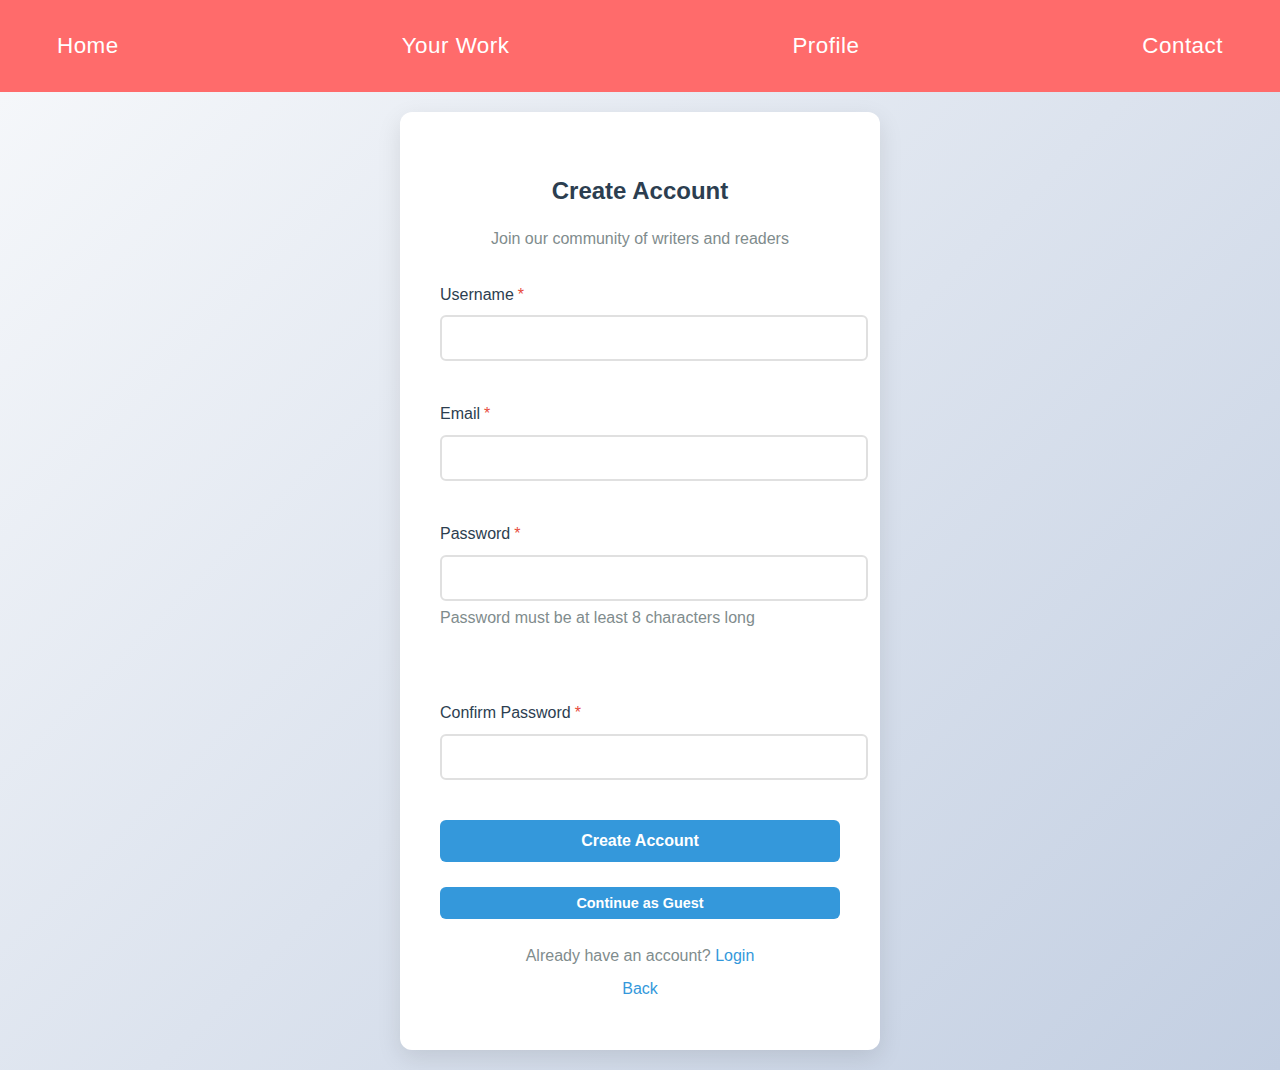
<file: Pages/signup.html>
<!DOCTYPE html>
<html lang="en">
<head>
    <meta charset="UTF-8">
    <meta name="viewport" content="width=device-width, initial-scale=1.0">
    <title>Sign Up - Sunset Blogs</title>
    <link rel="stylesheet" href="../CSS/theme.css">
    <link rel="stylesheet" href="../CSS/auth.css">
</head>
<body>
    <nav class="navbar">
        <a href="home.html" class="nav-title">Home</a>
        <a href="your-work.php">Your Work</a>
        <a href="profile.php">Profile</a>
        <a href="contact.html">Contact</a>
    </nav>
    <div class="auth-container">
        <div class="auth-card">
            <h2>Create Account</h2>
            <p>Join our community of writers and readers</p>
            
            <form id="signup-form" class="auth-form">
                <div class="form-group">
                    <label for="username" class="required">Username</label>
                    <input type="text" id="username" name="username" required>
                </div>
                
                <div class="form-group">
                    <label for="email" class="required">Email</label>
                    <input type="email" id="email" name="email" required>
                </div>
                
                <div class="form-group">
                    <label for="password" class="required">Password</label>
                    <input type="password" id="password" name="password" required>
                    <p class="password-requirements">
                        Password must be at least 8 characters long
                    </p>
                </div>
                
                <div class="form-group">
                    <label for="confirmPassword" class="required">Confirm Password</label>
                    <input type="password" id="confirmPassword" name="confirmPassword" required>
                </div>
                
                <button type="submit" class="btn-primary" style="margin-bottom: 15px;">Create Account</button>
            </form>
            
            <button onclick="window.location.href='home.html'" class="btn-primary continue-guest" style="margin-top: 10px; padding: 8px; font-size: 0.9em;">Continue as Guest</button>
            
            <div class="auth-links">
                <p>Already have an account? <a href="login.html">Login</a></p>
                <p><a href="../index.html">Back</a></p>
            </div>
        </div>
    </div>

    <script src="../JavaScript/signup.js"></script>
</body>
</html>
</file>
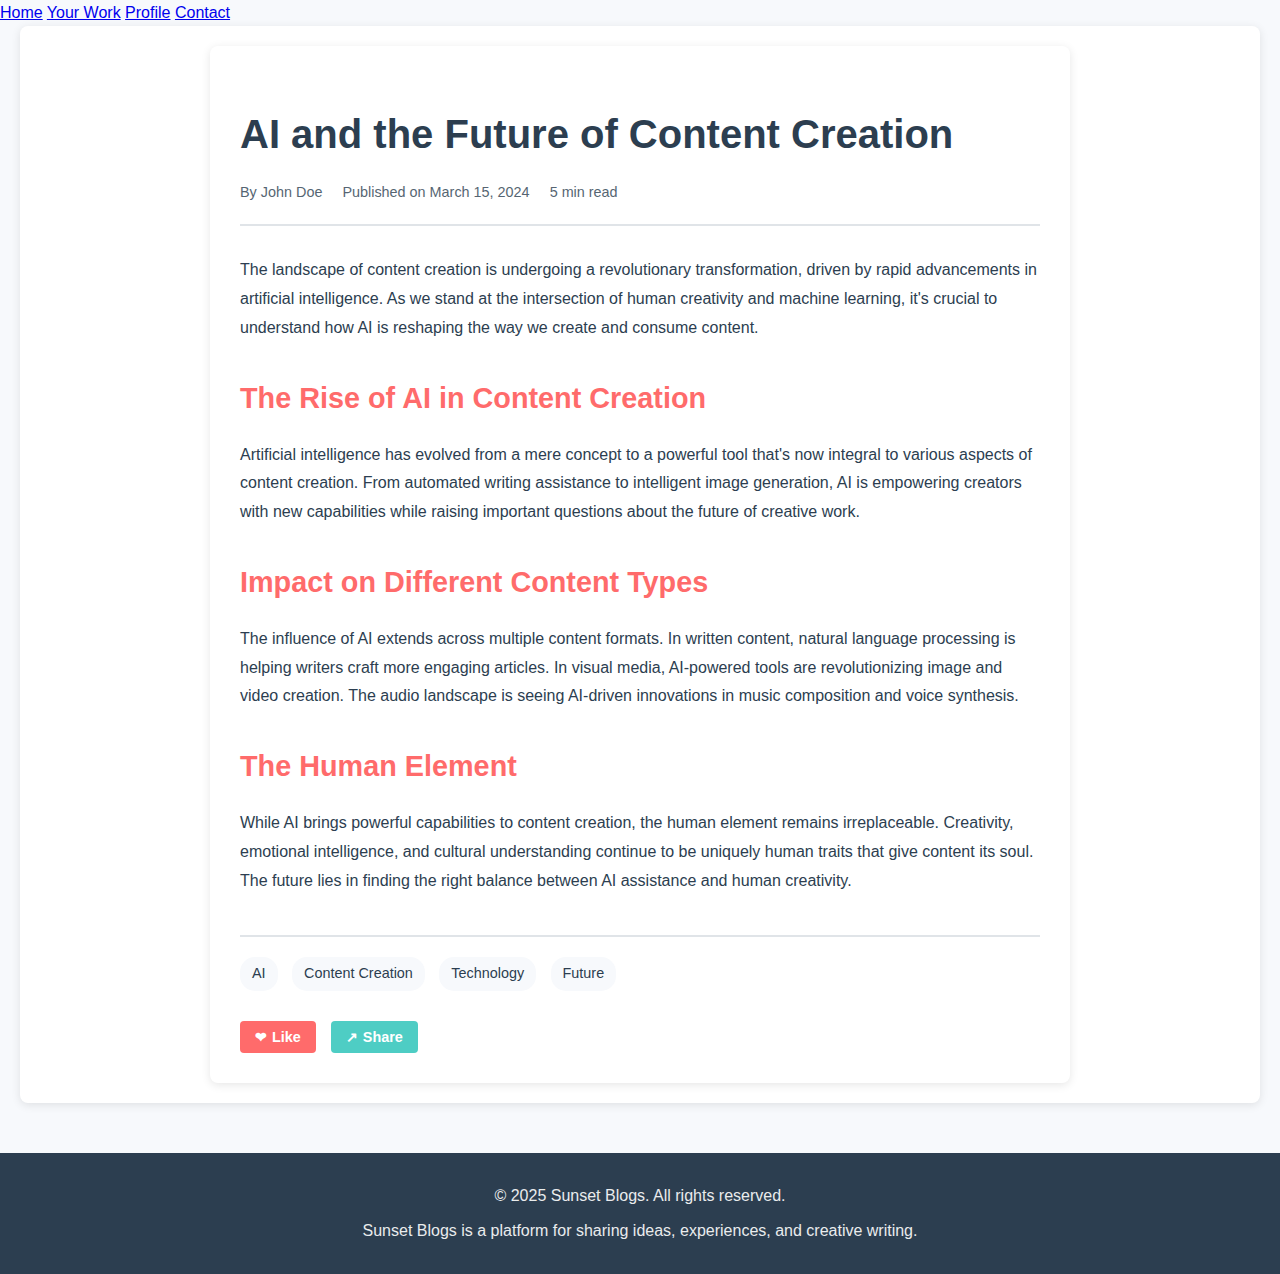
<file: Pages/view-blog.html>
<!DOCTYPE html>
<html lang="en">
<head>
    <meta charset="UTF-8">
    <meta name="viewport" content="width=device-width, initial-scale=1.0">
    <title>AI and the Future of Content Creation - Sunset Blogs</title>
    <link rel="stylesheet" href="../CSS/theme.css">
    <link rel="stylesheet" href="../CSS/view-blog.css">
</head>
<body>
    <nav>
        <a href="../index.html">Home</a>
        <a href="your-work.html">Your Work</a>
        <a href="profile.html">Profile</a>
        <a href="contact.html">Contact</a>
    </nav>

    <div class="container">
        <div class="blog-container">
            <div class="blog-header">
                <h1 class="blog-title">AI and the Future of Content Creation</h1>
                <div class="blog-meta">
                    <span>By John Doe</span>
                    <span>Published on March 15, 2024</span>
                    <span>5 min read</span>
                </div>
            </div>

            <div class="blog-content">
                <p>
                    The landscape of content creation is undergoing a revolutionary transformation, 
                    driven by rapid advancements in artificial intelligence. As we stand at the 
                    intersection of human creativity and machine learning, it's crucial to understand 
                    how AI is reshaping the way we create and consume content.
                </p>

                <h2>The Rise of AI in Content Creation</h2>
                <p>
                    Artificial intelligence has evolved from a mere concept to a powerful tool that's 
                    now integral to various aspects of content creation. From automated writing 
                    assistance to intelligent image generation, AI is empowering creators with new 
                    capabilities while raising important questions about the future of creative work.
                </p>

                <h2>Impact on Different Content Types</h2>
                <p>
                    The influence of AI extends across multiple content formats. In written content, 
                    natural language processing is helping writers craft more engaging articles. 
                    In visual media, AI-powered tools are revolutionizing image and video creation. 
                    The audio landscape is seeing AI-driven innovations in music composition and 
                    voice synthesis.
                </p>

                <h2>The Human Element</h2>
                <p>
                    While AI brings powerful capabilities to content creation, the human element 
                    remains irreplaceable. Creativity, emotional intelligence, and cultural 
                    understanding continue to be uniquely human traits that give content its soul. 
                    The future lies in finding the right balance between AI assistance and human creativity.
                </p>
            </div>

            <div class="blog-tags">
                <span class="tag">AI</span>
                <span class="tag">Content Creation</span>
                <span class="tag">Technology</span>
                <span class="tag">Future</span>
            </div>

            <div class="blog-actions">
                <button class="action-btn like-btn">
                    <span>❤</span> Like
                </button>
                <button class="action-btn share-btn">
                    <span>↗</span> Share
                </button>
            </div>
        </div>
    </div>

    <footer>
        <p>&copy; 2025 Sunset Blogs. All rights reserved.</p>
        <p>Sunset Blogs is a platform for sharing ideas, experiences, and creative writing.</p>
    </footer>
</body>
</html>
</file>
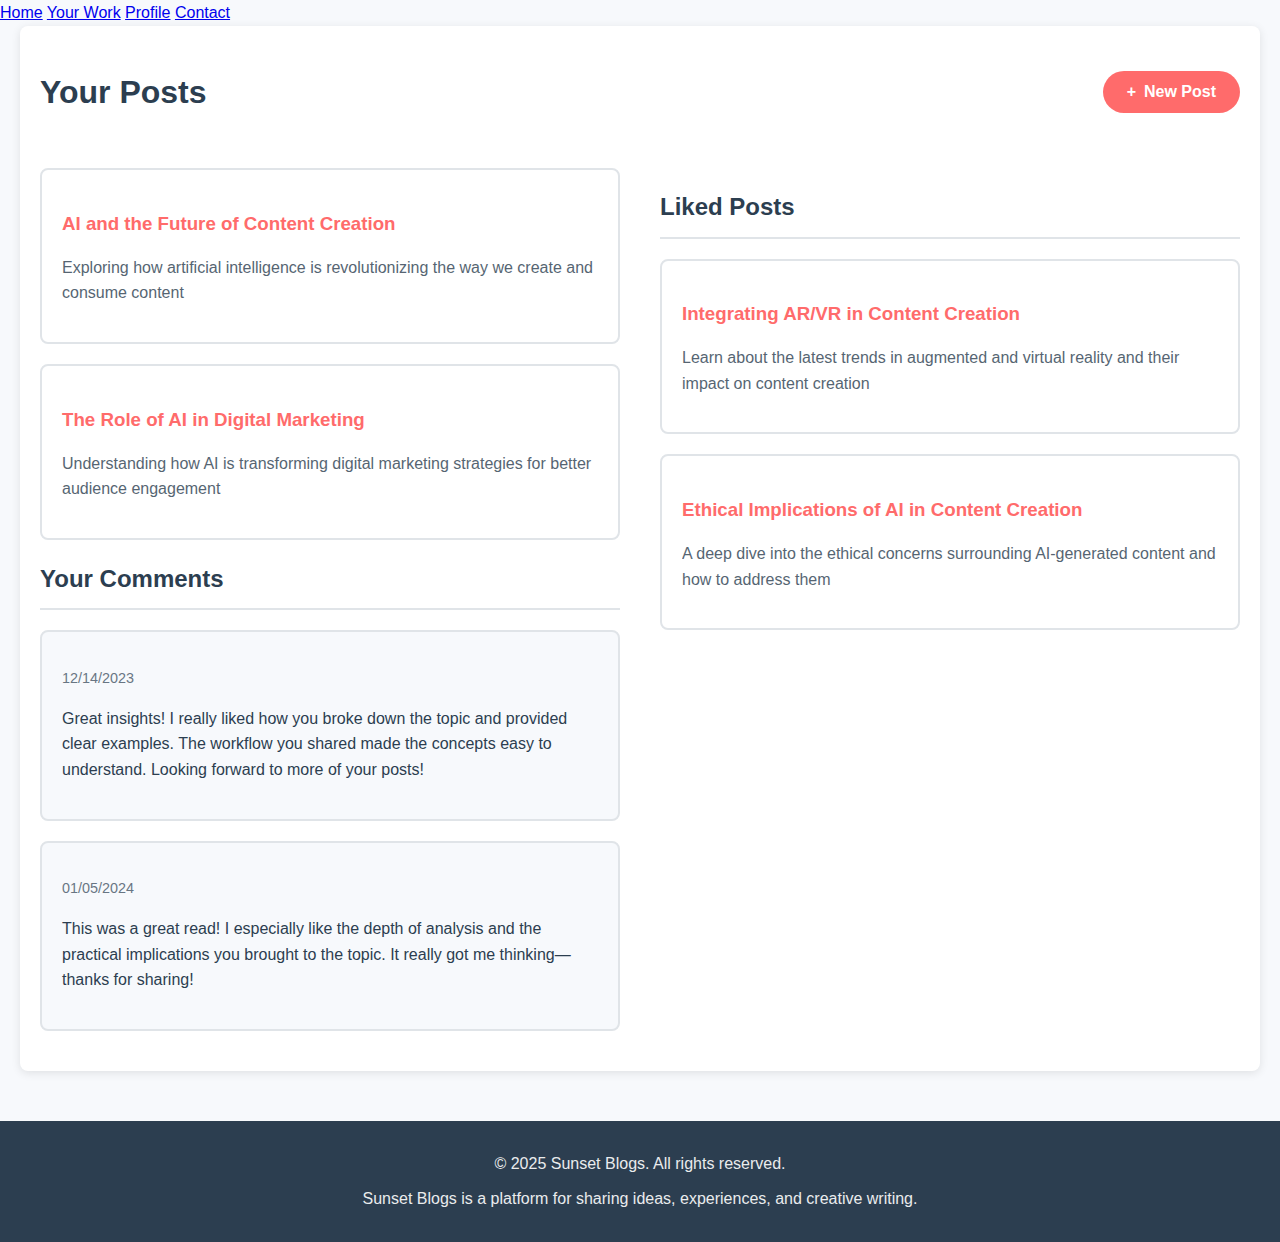
<file: Pages/your-work.html>
<!DOCTYPE html>
<html lang="en">
<head>
    <meta charset="UTF-8">
    <meta name="viewport" content="width=device-width, initial-scale=1.0">
    <title>Your Work - Sunset Blogs</title>
    <link rel="stylesheet" href="../CSS/theme.css">
    <style>
        .container {
            max-width: 1200px;
            margin: 0 auto;
            padding: 20px;
        }
        
        .header-section {
            display: flex;
            justify-content: space-between;
            align-items: center;
            margin-bottom: 30px;
        }
        
        .new-post-btn {
            background-color: var(--primary-color);
            color: white;
            padding: 12px 24px;
            border-radius: 25px;
            display: flex;
            align-items: center;
            gap: 8px;
            font-weight: 600;
            transition: all 0.3s ease;
        }

        .new-post-btn:hover {
            background-color: #ff5252;
            transform: translateY(-2px);
        }
        
        .post-card {
            background-color: white;
            border: 2px solid var(--border-color);
            padding: 20px;
            margin-bottom: 20px;
            border-radius: 8px;
            transition: all 0.3s ease;
        }

        .post-card:hover {
            border-color: var(--primary-color);
            transform: translateY(-2px);
            box-shadow: 0 4px 8px rgba(0, 0, 0, 0.1);
        }
        
        .comment-card {
            background-color: var(--light-color);
            border: 2px solid var(--border-color);
            padding: 20px;
            margin-bottom: 20px;
            border-radius: 8px;
        }
        
        .date {
            color: var(--dark-color);
            font-size: 0.9em;
            opacity: 0.7;
        }
        
        .sections {
            display: grid;
            grid-template-columns: 1fr 1fr;
            gap: 40px;
        }

        section h2 {
            color: var(--dark-color);
            font-size: 1.5em;
            margin-bottom: 20px;
            padding-bottom: 10px;
            border-bottom: 2px solid var(--border-color);
        }

        .post-card h3 {
            color: var(--primary-color);
            margin-bottom: 10px;
        }

        .post-card p {
            color: var(--dark-color);
            opacity: 0.8;
        }
    </style>
</head>
<body>
    <nav>
        <a href="../index.html">Home</a>
        <a href="your-work.html">Your Work</a>
        <a href="profile.html">Profile</a>
        <a href="contact.html">Contact</a>
    </nav>

    <div class="container">
        <div class="header-section">
            <h1>Your Posts</h1>
            <button class="new-post-btn" onclick="window.location.href='create-blog.html'">
                <span>+</span>
                <span>New Post</span>
            </button>
        </div>

        <div class="sections">
            <div class="left-section">
                <section class="your-posts">
                    <div class="post-card">
                        <a href="view-blog.html" style="text-decoration: none;">
                            <h3>AI and the Future of Content Creation</h3>
                            <p>Exploring how artificial intelligence is revolutionizing the way we create and consume content</p>
                        </a>
                    </div>

                    <div class="post-card">
                        <h3>The Role of AI in Digital Marketing</h3>
                        <p>Understanding how AI is transforming digital marketing strategies for better audience engagement</p>
                    </div>
                </section>

                <section class="your-comments">
                    <h2>Your Comments</h2>
                    <div class="comment-card">
                        <p class="date">12/14/2023</p>
                        <p>Great insights! I really liked how you broke down the topic and provided clear examples. The workflow you shared made the concepts easy to understand. Looking forward to more of your posts!</p>
                    </div>

                    <div class="comment-card">
                        <p class="date">01/05/2024</p>
                        <p>This was a great read! I especially like the depth of analysis and the practical implications you brought to the topic. It really got me thinking—thanks for sharing!</p>
                    </div>
                </section>
            </div>

            <div class="right-section">
                <section class="liked-posts">
                    <h2>Liked Posts</h2>
                    <div class="post-card">
                        <h3>Integrating AR/VR in Content Creation</h3>
                        <p>Learn about the latest trends in augmented and virtual reality and their impact on content creation</p>
                    </div>

                    <div class="post-card">
                        <h3>Ethical Implications of AI in Content Creation</h3>
                        <p>A deep dive into the ethical concerns surrounding AI-generated content and how to address them</p>
                    </div>
                </section>
            </div>
        </div>
    </div>

    <footer>
        <p>&copy; 2025 Sunset Blogs. All rights reserved.</p>
        <p>Sunset Blogs is a platform for sharing ideas, experiences, and creative writing.</p>
    </footer>
</body>
</html>
</file>
<file: CSS/theme.css>
:root {
    /* Color Theme */
    --primary-color: #FF6B6B;       /* Coral pink - for main actions and highlights */
    --secondary-color: #4ECDC4;     /* Turquoise - for secondary actions */
    --dark-color: #2C3E50;          /* Dark blue - for text and headers */
    --light-color: #F7F9FC;         /* Light gray - for backgrounds */
    --accent-color: #FFE66D;        /* Yellow - for accents and highlights */
    --error-color: #FF4858;         /* Red - for error messages */
    --success-color: #4CAF50;       /* Green - for success messages */
    --border-color: #E0E4E8;        /* Light gray - for borders */
}

/* Common Typography */
body {
    font-family: 'Segoe UI', Tahoma, Geneva, Verdana, sans-serif;
    line-height: 1.6;
    color: var(--dark-color);
    background-color: var(--light-color);
    margin: 0;
    padding: 0;
}

h1, h2, h3 {
    color: var(--dark-color);
    margin-bottom: 20px;
}

/* Navbar Styles */
.navbar {
    display: flex;
    justify-content: space-between;
    align-items: center;
    padding: 1rem 2rem;
    background-color: var(--primary-color);
    color: white;
}

.nav-left {
    display: flex;
    align-items: center;
    gap: 1rem;
}

.nav-right {
    display: flex;
    align-items: center;
}

.logout-btn {
    background-color: #ff4757;
    color: white;
    padding: 0.5rem 1rem;
    border: none;
    border-radius: 4px;
    cursor: pointer;
    font-size: 0.9rem;
    transition: background-color 0.3s ease;
    text-decoration: none;
}

.logout-btn:hover {
    background-color: #ff6b81;
}

.navbar a {
    color: white;
    text-decoration: none;
    font-size: 1.4em;
    font-family: 'Segoe UI', 'Helvetica Neue', Arial, sans-serif;
    font-weight: 500;
    padding: 12px 25px;
    border-radius: 8px;
    transition: all 0.3s ease;
    letter-spacing: 0.5px;
}

.navbar a:hover {
    background-color: rgba(255, 255, 255, 0.15);
    transform: translateY(-2px);
}

.nav-title {
    font-size: 1.8em;
    font-weight: 600;
    letter-spacing: 0.8px;
}

/* Container Styles */
.container {
    max-width: 1200px;
    margin: 0 auto;
    padding: 20px;
    background-color: white;
    border-radius: 8px;
    box-shadow: 0 2px 10px rgba(0, 0, 0, 0.1);
}

/* Form Styles */
.form-group {
    margin-bottom: 20px;
}

label {
    display: block;
    margin-bottom: 8px;
    font-weight: 600;
    color: var(--dark-color);
}

input[type="text"],
input[type="date"],
input[type="url"],
input[type="file"],
textarea,
select {
    width: 100%;
    padding: 10px;
    border: 2px solid var(--border-color);
    border-radius: 4px;
    font-size: 16px;
    transition: border-color 0.3s ease;
}

input:focus,
textarea:focus,
select:focus {
    outline: none;
    border-color: var(--primary-color);
}

/* Button Styles */
button {
    padding: 12px 24px;
    border: none;
    border-radius: 4px;
    cursor: pointer;
    font-size: 16px;
    font-weight: 600;
    transition: all 0.3s ease;
}

.btn-primary {
    background-color: var(--primary-color);
    color: white;
}

.btn-primary:hover {
    background-color: #ff5252;
}

.btn-secondary {
    background-color: var(--secondary-color);
    color: white;
}

.btn-secondary:hover {
    background-color: #45b7af;
}

/* Card Styles */
.card {
    background-color: white;
    border-radius: 8px;
    padding: 20px;
    margin-bottom: 20px;
    box-shadow: 0 2px 4px rgba(0, 0, 0, 0.1);
    transition: transform 0.3s ease;
}

.card:hover {
    transform: translateY(-2px);
}

/* Footer Styles */
footer {
    background-color: var(--dark-color);
    color: white;
    padding: 20px;
    text-align: center;
    margin-top: 50px;
    
}

footer p {
    margin: 10px 0;
    opacity: 0.9;
}

/* Error Messages */
.error-message {
    color: var(--error-color);
    font-size: 0.9em;
    margin-top: 5px;
}

/* Required Field Indicator */
.required::after {
    content: " *";
    color: var(--error-color);
}
</file>
<file: CSS/index.css>
body {
    margin: 0;
    min-height: 100vh;
    display: flex;
    flex-direction: column;
    background-color: var(--light-color);
}

main {
    flex: 1;
    padding: 50px 20px;
}

.hero-section {
    background: linear-gradient(135deg, var(--primary-color), #ff5252);
    color: white;
    padding: 80px 20px;
    text-align: center;
    margin-bottom: 60px;
    border-radius: 0 0 50% 50% / 20px;
}

.hero-content {
    max-width: 800px;
    margin: 0 auto;
}

.hero-section h1 {
    font-size: 3.5em;
    margin-bottom: 20px;
    color: white;
}

.hero-section p {
    font-size: 1.3em;
    margin-bottom: 30px;
    color: rgba(255, 255, 255, 0.9);
    line-height: 1.6;
}

.cta-button {
    display: inline-block;
    background-color: white;
    color: var(--primary-color);
    padding: 15px 40px;
    border-radius: 30px;
    text-decoration: none;
    font-size: 1.2em;
    font-weight: 600;
    transition: all 0.3s ease;
    margin-top: 20px;
    box-shadow: 0 4px 15px rgba(0, 0, 0, 0.2);
}

.cta-button:hover {
    transform: translateY(-2px);
    box-shadow: 0 6px 20px rgba(0, 0, 0, 0.3);
    background-color: var(--light-color);
}

.features-section {
    max-width: 1200px;
    margin: 0 auto;
    padding: 40px 20px;
    display: grid;
    grid-template-columns: repeat(3, 1fr);
    gap: 30px;
}

.feature-card {
    background-color: white;
    padding: 30px;
    border-radius: 15px;
    text-align: center;
    transition: all 0.3s ease;
    box-shadow: 0 4px 6px rgba(0, 0, 0, 0.1);
}

.feature-card:hover {
    transform: translateY(-10px);
    box-shadow: 0 8px 15px rgba(0, 0, 0, 0.2);
}

.feature-icon {
    font-size: 2.5em;
    color: var(--primary-color);
    margin-bottom: 20px;
}

.feature-card h3 {
    color: var(--dark-color);
    font-size: 1.5em;
    margin-bottom: 15px;
}

.feature-card p {
    color: var(--dark-color);
    opacity: 0.8;
    line-height: 1.6;
}

.recent-blogs {
    max-width: 1200px;
    margin: 60px auto;
    padding: 0 20px;
}

.recent-blogs h2 {
    text-align: center;
    color: var(--dark-color);
    font-size: 2.5em;
    margin-bottom: 40px;
}

.blog-grid {
    display: grid;
    grid-template-columns: repeat(auto-fit, minmax(300px, 1fr));
    gap: 30px;
}

.blog-card {
    background-color: white;
    border-radius: 15px;
    overflow: hidden;
    transition: all 0.3s ease;
    box-shadow: 0 4px 6px rgba(0, 0, 0, 0.1);
}

.blog-card:hover {
    transform: translateY(-5px);
    box-shadow: 0 8px 15px rgba(0, 0, 0, 0.2);
}

.blog-image {
    width: 100%;
    height: 200px;
    background-size: cover;
    background-position: center;
}

.blog-content {
    padding: 20px;
}

.blog-content h3 {
    color: var(--dark-color);
    margin-bottom: 10px;
    font-size: 1.3em;
}

.blog-content p {
    color: var(--dark-color);
    opacity: 0.8;
    margin-bottom: 15px;
    line-height: 1.6;
}

.blog-meta {
    display: flex;
    justify-content: space-between;
    align-items: center;
    color: var(--dark-color);
    opacity: 0.7;
    font-size: 0.9em;
}

footer {
    background-color: var(--dark-color);
    color: white;
    padding: 20px;
    text-align: center;
    margin-top: auto;
}

footer p {
    color: white;
    font-size: 0.9em;
    margin: 10px 0;
    opacity: 0.9;
}

@media (max-width: 768px) {
    .features-section {
        grid-template-columns: 1fr;
    }

    .hero-section h1 {
        font-size: 2.5em;
    }
}

.logo-container {
    display: flex;
    align-items: center;
    gap: 15px;
    padding: 20px;
    margin-bottom: 30px;
}

.logo {
    width: 50px;
    height: 50px;
    background: linear-gradient(135deg, var(--primary-color), #ff5252);
    border-radius: 50%;
    position: relative;
    box-shadow: 0 4px 15px rgba(0, 0, 0, 0.2);
    display: flex;
    align-items: center;
    justify-content: center;
    animation: pulse 2s infinite;
}

.logo::before {
    content: '';
    position: absolute;
    width: 30px;
    height: 30px;
    background: white;
    border-radius: 50%;
    transform: translate(-5px, -5px);
}

.logo::after {
    content: '🌅';
    font-size: 20px;
    position: relative;
    z-index: 1;
}

.logo-text {
    font-size: 2em;
    font-weight: bold;
    background: linear-gradient(135deg, var(--primary-color), #ff5252);
    -webkit-background-clip: text;
    -webkit-text-fill-color: transparent;
    text-shadow: 2px 2px 4px rgba(0, 0, 0, 0.1);
}

@keyframes pulse {
    0% {
        transform: scale(1);
    }
    50% {
        transform: scale(1.05);
    }
    100% {
        transform: scale(1);
    }
}

/* Modal Styles */
.modal {
    display: none;
    position: fixed;
    top: 0;
    left: 0;
    width: 100%;
    height: 100%;
    background-color: rgba(0, 0, 0, 0.5);
    justify-content: center;
    align-items: center;
    z-index: 1000;
}

.modal-content {
    background: white;
    padding: 40px;
    border-radius: 12px;
    box-shadow: 0 8px 24px rgba(0, 0, 0, 0.1);
    text-align: center;
    max-width: 400px;
    width: 90%;
}

.modal-content h2 {
    color: #2c3e50;
    margin-bottom: 24px;
    font-size: 24px;
}

.auth-buttons {
    position: relative;
    display: inline-block;
    margin-top: 20px;
}

.auth-options {
    position: absolute;
    top: 100%;
    left: 50%;
    transform: translateX(-50%);
    display: none;
    flex-direction: column;
    gap: 15px;
    background: rgba(255, 255, 255, 0.95);
    padding: 25px;
    border-radius: 20px;
    box-shadow: 0 8px 30px rgba(0, 0, 0, 0.2);
    min-width: 250px;
    z-index: 1000;
    backdrop-filter: blur(10px);
    border: 1px solid rgba(255, 255, 255, 0.2);
    animation: fadeIn 0.3s ease;
}

@keyframes fadeIn {
    from {
        opacity: 0;
        transform: translate(-50%, 10px);
    }
    to {
        opacity: 1;
        transform: translate(-50%, 0);
    }
}

.btn-primary, .btn-secondary, .btn-tertiary {
    padding: 15px 30px;
    border-radius: 30px;
    font-size: 1.1em;
    font-weight: 600;
    text-decoration: none;
    transition: all 0.3s ease;
    text-align: center;
    width: 100%;
    border: none;
    cursor: pointer;
    box-shadow: 0 4px 15px rgba(0, 0, 0, 0.1);
    transform: translateY(0);
}

.btn-primary {
    background: linear-gradient(135deg, #3498db, #2980b9);
    color: white;
}

.btn-primary:hover {
    background: linear-gradient(135deg, #2980b9, #3498db);
    transform: translateY(-2px);
    box-shadow: 0 6px 20px rgba(52, 152, 219, 0.3);
}

.btn-secondary {
    background: linear-gradient(135deg, #2ecc71, #27ae60);
    color: white;
}

.btn-secondary:hover {
    background: linear-gradient(135deg, #27ae60, #2ecc71);
    transform: translateY(-2px);
    box-shadow: 0 6px 20px rgba(46, 204, 113, 0.3);
}

.btn-tertiary {
    background: linear-gradient(135deg, #95a5a6, #7f8c8d);
    color: white;
}

.btn-tertiary:hover {
    background: linear-gradient(135deg, #7f8c8d, #95a5a6);
    transform: translateY(-2px);
    box-shadow: 0 6px 20px rgba(149, 165, 166, 0.3);
}

@media (max-width: 480px) {
    .auth-options {
        position: fixed;
        top: 50%;
        left: 50%;
        transform: translate(-50%, -50%);
        width: 90%;
        max-width: 300px;
        background: rgba(255, 255, 255, 0.98);
        padding: 30px 20px;
    }

    .btn-primary, .btn-secondary, .btn-tertiary {
        padding: 12px 25px;
        font-size: 1em;
    }
}
</file>
<file: CSS/contact.css>
.container {
    max-width: 1200px;
    margin: 30px auto;
    padding: 0 20px;
}

.image-placeholder {
    background-color: var(--light-color);
    padding: 100px;
    text-align: center;
    border-radius: 8px;
    margin-bottom: 30px;
    border: 2px dashed var(--border-color);
    color: var(--dark-color);
}

.contact-container {
    max-width: 800px;
    margin: 0 auto;
    padding: 30px;
    background-color: white;
    border-radius: 8px;
    box-shadow: 0 2px 10px rgba(0, 0, 0, 0.1);
}

.name-fields {
    display: grid;
    grid-template-columns: 1fr 1fr;
    gap: 20px;
    margin-bottom: 20px;
}

.question-group textarea {
    min-height: 150px;
    resize: vertical;
}

button[type="submit"] {
    background-color: var(--primary-color);
    color: white;
    width: 100%;
    margin-top: 20px;
    font-size: 1.1em;
    padding: 12px;
    border: none;
    border-radius: 4px;
    cursor: pointer;
    transition: all 0.3s ease;
}

button[type="submit"]:hover {
    background-color: #ff5252;
    transform: translateY(-2px);
}

h1 {
    color: var(--dark-color);
    text-align: center;
    font-size: 2em;
    margin-bottom: 30px;
}

/* Navbar styles */
.navbar {
    background: linear-gradient(135deg, var(--primary-color), var(--secondary-color));
    padding: 1rem 2rem;
    margin-bottom: 30px;
    box-shadow: 0 2px 15px rgba(0, 0, 0, 0.1);
    display: flex;
    justify-content: center;
}

.nav-left {
    display: flex;
    align-items: center;
    gap: 2rem;
    justify-content: center;
    width: auto;
    padding: 0 2rem;
}

.navbar a {
    color: white;
    text-decoration: none;
    font-size: 1.1rem;
    padding: 0.5rem 1rem;
    border-radius: 8px;
    transition: all 0.3s ease;
    white-space: nowrap;
}

.navbar a:hover {
    background-color: rgba(255, 255, 255, 0.15);
    transform: translateY(-2px);
}

.nav-title {
    font-size: 1.4rem !important;
    font-weight: 600 !important;
    margin-right: 2rem !important;
}

.login-btn {
    background-color: rgba(255, 255, 255, 0.15);
    border: 2px solid white;
    border-radius: 20px;
    font-size: 0.9rem;
}

.login-btn:hover {
    background-color: white;
    color: var(--primary-color) !important;
}

.logout-btn {
    background-color: rgba(255, 255, 255, 0.15);
    border: 2px solid white;
    border-radius: 20px;
    font-size: 0.9rem;
}
</file>
<file: CSS/home.css>
/* Main Content Styles */
.main-content {
    max-width: 1200px;
    margin: 0 auto;
    padding: 40px 20px;
}

/* Hero Section */
.hero-section {
    background: linear-gradient(135deg, var(--primary-color), var(--secondary-color));
    color: white;
    padding: 80px 20px;
    text-align: center;
    margin-bottom: 60px;
}

.hero-content {
    max-width: 800px;
    margin: 0 auto;
}

.hero-content h1 {
    font-size: 3em;
    margin-bottom: 20px;
}

.hero-content p {
    font-size: 1.2em;
    line-height: 1.6;
}

/* Features Section */
.features-section {
    display: grid;
    grid-template-columns: repeat(auto-fit, minmax(300px, 1fr));
    gap: 30px;
    padding: 40px 20px;
    max-width: 1200px;
    margin: 0 auto;
}

.feature-card {
    background: white;
    padding: 30px;
    border-radius: 12px;
    box-shadow: 0 4px 15px rgba(0, 0, 0, 0.1);
    text-align: center;
    transition: transform 0.3s ease;
}

.feature-card:hover {
    transform: translateY(-5px);
}

.feature-icon {
    font-size: 2.5em;
    margin-bottom: 20px;
}

.feature-card h3 {
    color: var(--dark-color);
    margin-bottom: 15px;
    font-size: 1.5em;
}

.feature-card p {
    color: var(--text-color);
    line-height: 1.6;
}

/* Recent Blogs Section */
.recent-blogs {
    padding: 40px 20px;
    max-width: 1200px;
    margin: 0 auto;
}

.recent-blogs h2 {
    text-align: center;
    color: var(--dark-color);
    margin-bottom: 40px;
    font-size: 2em;
}

.blog-grid {
    display: grid;
    grid-template-columns: repeat(auto-fit, minmax(300px, 1fr));
    gap: 30px;
}

.blog-card {
    background: white;
    border-radius: 12px;
    overflow: hidden;
    box-shadow: 0 4px 15px rgba(0, 0, 0, 0.1);
    transition: transform 0.3s ease;
}

.blog-card:hover {
    transform: translateY(-5px);
}

.blog-image {
    height: 200px;
    background-size: cover;
    background-position: center;
}

.blog-content {
    padding: 20px;
}

.blog-content h3 {
    color: var(--dark-color);
    margin-bottom: 10px;
    font-size: 1.3em;
}

.blog-content p {
    color: var(--text-color);
    margin-bottom: 15px;
    line-height: 1.6;
}

.blog-meta {
    display: flex;
    justify-content: space-between;
    color: var(--text-color);
    font-size: 0.9em;
}

/* Welcome Section */
.welcome-section {
    background: linear-gradient(135deg, var(--primary-color), var(--secondary-color));
    color: white;
    padding: 20px;
    text-align: center;
    margin-top: -20px;
}

.welcome-section h1 {
    font-size: 2.5em;
    margin: 0 0 15px 0;
}

.welcome-section p {
    font-size: 1.2em;
    line-height: 1.6;
    margin: 0;
    max-width: 800px;
    margin: 0 auto;
}

/* Posts Container */
.posts-container {
    max-width: 1200px;
    margin: 0 auto;
    padding: 20px;
}

.post-card {
    background: white;
    border-radius: 8px;
    box-shadow: 0 2px 4px rgba(0, 0, 0, 0.1);
    overflow: hidden;
    transition: transform 0.2s ease;
    display: flex;
    flex-direction: row;
    margin-bottom: 20px;
}

.post-card:hover {
    transform: translateY(-5px);
    box-shadow: 0 4px 8px rgba(0, 0, 0, 0.15);
}

.post-image {
    width: 200px;
    height: 150px;
    background-size: contain;
    background-position: center;
    background-repeat: no-repeat;
    flex-shrink: 0;
    position: relative;
    background-color: #f5f5f5;
}

.post-content {
    flex: 1;
    padding: 20px;
    display: flex;
    flex-direction: column;
    justify-content: center;
}

.post-content h2 {
    margin: 0 0 10px 0;
    font-size: 1.5em;
    color: #333;
}

.post-meta {
    display: flex;
    justify-content: space-between;
    color: #666;
    font-size: 0.9em;
    margin-top: auto;
}

.no-image {
    position: absolute;
    top: 50%;
    left: 50%;
    transform: translate(-50%, -50%);
    color: #666;
    font-size: 1.1em;
    text-align: center;
    font-weight: 500;
    text-shadow: 1px 1px 2px rgba(0, 0, 0, 0.1);
}

.error-message, .no-posts {
    text-align: center;
    color: #dc3545;
    padding: 20px;
    background: #fff;
    border-radius: 8px;
    margin: 20px 0;
    box-shadow: 0 2px 10px rgba(0, 0, 0, 0.1);
}

.no-posts {
    color: var(--text-color);
}

/* Filter Bar */
.filter-bar {
    background: white;
    padding: 15px 20px;
    margin: 20px auto;
    max-width: 1200px;
    border-radius: 12px;
    box-shadow: 0 2px 10px rgba(0, 0, 0, 0.1);
    display: flex;
    align-items: center;
    gap: 15px;
}

.search-box {
    display: flex;
    align-items: center;
    flex: 1;
    min-width: 200px;
}

.search-box input {
    flex: 1;
    padding: 8px 15px;
    border: 1px solid #ddd;
    border-radius: 8px;
    font-size: 1em;
    transition: border-color 0.3s ease;
}

.search-button {
    padding: 8px 15px;
    background: var(--primary-color);
    color: white;
    border: none;
    border-radius: 8px;
    cursor: pointer;
    transition: background-color 0.3s ease;
    margin-left: 10px;
}

.filter-menu select,
.category-menu select {
    padding: 8px 15px;
    border: 1px solid #ddd;
    border-radius: 8px;
    font-size: 1em;
    background: white;
    cursor: pointer;
    transition: border-color 0.3s ease;
    min-width: 150px;
}

.post-tags {
    display: flex;
    gap: 10px;
    margin-top: 10px;
    flex-wrap: wrap;
}

.category {
    background-color: var(--primary-color);
    color: white;
    padding: 4px 12px;
    border-radius: 15px;
    font-size: 0.9em;
    font-weight: 500;
}

.tags {
    background-color: var(--secondary-color);
    color: white;
    padding: 4px 12px;
    border-radius: 15px;
    font-size: 0.9em;
    font-weight: 500;
}

/* Post Stats */
.post-stats {
    display: flex;
    gap: 1rem;
    margin: 0.5rem 0;
    font-size: 0.9rem;
    color: #666;
}

.post-stats span {
    display: flex;
    align-items: center;
    gap: 0.3rem;
}

.post-stats .likes {
    color: #ff4757;
}

.post-stats .comments {
    color: #2f3542;
}

/* Responsive Design */
@media (max-width: 768px) {
    .hero-content h1 {
        font-size: 2em;
    }

    .hero-content p {
        font-size: 1.1em;
    }

    .features-section {
        grid-template-columns: 1fr;
        padding: 20px;
    }

    .blog-grid {
        grid-template-columns: 1fr;
    }

    .post-card {
        flex-direction: column;
    }

    .post-image {
        width: 100%;
        height: 200px;
    }

    .welcome-section h1 {
        font-size: 2em;
    }

    .welcome-section p {
        font-size: 1.1em;
    }

    .filter-bar {
        flex-direction: column;
        align-items: stretch;
        gap: 10px;
    }

    .search-box {
        width: 100%;
    }

    .filter-menu select,
    .category-menu select {
        width: 100%;
    }
}
</file>
<file: CSS/auth.css>
/* Auth Container Styles */
.auth-container {
    min-height: 100vh;
    display: flex;
    align-items: center;
    justify-content: center;
    background: linear-gradient(135deg, #f5f7fa 0%, #c3cfe2 100%);
    padding: 20px;
}

.auth-card {
    background: white;
    border-radius: 12px;
    box-shadow: 0 8px 24px rgba(0, 0, 0, 0.1);
    padding: 40px;
    width: 100%;
    max-width: 400px;
    text-align: center;
}

.auth-card h2 {
    color: #2c3e50;
    margin-bottom: 8px;
    font-size: 24px;
}

.auth-card p {
    color: #7f8c8d;
    margin-bottom: 30px;
    font-size: 16px;
}

/* Form Styles */
.auth-form {
    display: flex;
    flex-direction: column;
    gap: 20px;
}

.form-group {
    text-align: left;
}

.form-group label {
    display: block;
    margin-bottom: 8px;
    color: #2c3e50;
    font-weight: 500;
}

.form-group label.required::after {
    content: "*";
    color: #e74c3c;
    margin-left: 4px;
}

.form-group input {
    width: 100%;
    padding: 12px;
    border: 2px solid #e0e0e0;
    border-radius: 6px;
    font-size: 16px;
    transition: border-color 0.3s ease;
}

.form-group input:focus {
    outline: none;
    border-color: #3498db;
}

.password-requirements {
    font-size: 12px;
    color: #7f8c8d;
    margin-top: 4px;
}

/* Button Styles */
.btn-primary {
    background: #3498db;
    color: white;
    border: none;
    padding: 12px 24px;
    border-radius: 6px;
    font-size: 16px;
    font-weight: 600;
    cursor: pointer;
    transition: background-color 0.3s ease;
    width: 100%;
}

.btn-primary:hover {
    background: #2980b9;
}

/* Links Styles */
.auth-links {
    margin-top: 24px;
    color: #7f8c8d;
}

.auth-links a {
    color: #3498db;
    text-decoration: none;
    font-weight: 500;
    transition: color 0.3s ease;
}

.auth-links a:hover {
    color: #2980b9;
}

.auth-links p {
    margin: 8px 0;
}

/* Error Message Styles */
.error-message {
    background: #fde8e8;
    color: #e74c3c;
    padding: 12px;
    border-radius: 6px;
    margin-bottom: 20px;
    font-size: 14px;
    text-align: left;
}

/* Responsive Design */
@media (max-width: 480px) {
    .auth-card {
        padding: 30px 20px;
    }

    .auth-card h2 {
        font-size: 20px;
    }

    .auth-card p {
        font-size: 14px;
    }

    .form-group input {
        padding: 10px;
    }
}
</file>
<file: CSS/create-blog.css>
/* Basic reset and font styling */
* {
  margin: 0;
  padding: 0;
  box-sizing: border-box;
}

body {
  font-family: Arial, sans-serif;
  background-color: #f8f8f8;
  color: #333;
}

/* Container */
.container {
  max-width: 800px;
  margin: 40px auto;
  padding: 20px;
  background-color: #ffffff;
  border-radius: 8px;
  box-shadow: 0 0 10px rgba(0, 0, 0, 0.1);
}

/* Header */
.header {
  margin-bottom: 20px;
  text-align: center;
}

.page-title {
  font-size: 2em;
  margin-bottom: 10px;
}

/* Blog form */
.blog-form {
  display: flex;
  flex-direction: column;
}

/* Form groups and labels */
.form-group {
  display: flex;
  flex-direction: column;
  margin-bottom: 15px;
}

.form-group label {
  font-weight: bold;
  margin-bottom: 5px;
}

/* Subtitle groups */
.subtitle-group {
  display: flex;
  flex-direction: column;
  margin-bottom: 15px;
}

.subtitle-group label {
  font-weight: bold;
  margin-top: 10px;
  margin-bottom: 5px;
}

/* Form rows for multiple items side by side */
.form-row {
  display: flex;
  gap: 20px;
  margin-bottom: 15px;
}

.form-row .form-group {
  flex: 1;
}

/* Inputs and textareas */
input[type="text"],
input[type="date"],
input[type="url"],
input[type="file"],
textarea {
  padding: 10px;
  border: 1px solid #ccc;
  border-radius: 4px;
  width: 100%;
  margin-bottom: 5px;
}

textarea {
  resize: vertical;
}

/* Add Another Subtitle button */
.btn-add-subtitle {
  align-self: flex-start;
  background-color: #28a745;
  color: #ffffff;
  padding: 10px 14px;
  border: none;
  border-radius: 4px;
  cursor: pointer;
  margin-bottom: 15px;
}

.btn-add-subtitle:hover {
  background-color: #218838;
}

/* Submit button */
.btn-submit {
  background-color: #007BFF;
  color: #ffffff;
  padding: 12px 20px;
  border: none;
  border-radius: 4px;
  font-size: 1em;
  cursor: pointer;
}

.btn-submit:hover {
  background-color: #0056b3;
}
</file>
<file: CSS/view-blog.css>
/* Basic reset and common styles are in common.css */

/* Blog Header Styles */
.blog-container {
    max-width: 800px;
    margin: 0 auto;
    padding: 30px;
    background-color: white;
    border-radius: 8px;
    box-shadow: 0 2px 10px rgba(0, 0, 0, 0.1);
}

.blog-header {
    margin-bottom: 30px;
    padding-bottom: 20px;
    border-bottom: 2px solid var(--border-color);
}

.blog-title {
    color: var(--dark-color);
    font-size: 2.5em;
    margin-bottom: 15px;
}

.blog-meta {
    color: var(--dark-color);
    opacity: 0.8;
    font-size: 0.9em;
    display: flex;
    gap: 20px;
}

.blog-meta a {
    color: #007BFF;
    text-decoration: none;
}

.blog-meta a:hover {
    text-decoration: underline;
}

.blog-image {
    margin-bottom: 20px;
}

.image-placeholder {
    background-color: #f0f0f0;
    height: 300px;
    display: flex;
    align-items: center;
    justify-content: center;
    color: #666;
    font-size: 1.2em;
    border-radius: 4px;
}

/* Blog Content Styles */
.blog-content {
    line-height: 1.8;
    color: var(--dark-color);
    margin-bottom: 40px;
}

.blog-content h2 {
    color: var(--primary-color);
    margin: 30px 0 15px;
    font-size: 1.8em;
}

.blog-content p {
    margin-bottom: 20px;
}

.blog-tags {
    margin-top: 40px;
    padding-top: 20px;
    border-top: 2px solid var(--border-color);
}

.tag {
    display: inline-block;
    background-color: var(--light-color);
    color: var(--dark-color);
    padding: 5px 12px;
    border-radius: 15px;
    margin-right: 10px;
    font-size: 0.9em;
}

.blog-actions {
    margin-top: 30px;
    display: flex;
    gap: 15px;
}

.action-btn {
    padding: 8px 15px;
    border: none;
    border-radius: 4px;
    cursor: pointer;
    font-size: 0.9em;
    display: flex;
    align-items: center;
    gap: 5px;
    transition: all 0.3s ease;
}

.like-btn {
    background-color: var(--primary-color);
    color: white;
}

.share-btn {
    background-color: var(--secondary-color);
    color: white;
}

.action-btn:hover {
    transform: translateY(-2px);
}

/* Comments Section Styles */
.comments-section {
    border-top: 1px solid #eee;
    padding-top: 30px;
}

.comments-section h2 {
    margin-bottom: 20px;
}

.share-buttons {
    display: flex;
    gap: 10px;
    margin-bottom: 20px;
}

.share-button img {
    width: 24px;
    height: 24px;
}

.comment-card {
    border: 1px solid #ddd;
    border-radius: 4px;
    padding: 20px;
    margin-bottom: 20px;
}

.comment-author {
    display: flex;
    align-items: center;
    margin-bottom: 15px;
}

.avatar {
    width: 50px;
    height: 50px;
    border-radius: 50%;
    margin-right: 15px;
    background-color: #f0f0f0;
}

.author-details h3 {
    margin: 0;
    font-size: 1.2em;
}

.comment-date {
    color: #666;
    font-size: 0.9em;
    margin: 0;
}

.comment-text p {
    margin-bottom: 15px;
}

.comment-text p:last-child {
    margin-bottom: 0;
}

/* Add Comment Form Styles */
.add-comment-section {
    margin-top: 40px;
    background-color: #f9f9f9;
    padding: 20px;
    border-radius: 4px;
}

.add-comment-section h2 {
    margin-bottom: 20px;
}

.comment-form {
    display: flex;
    flex-direction: column;
}

.comment-input {
    margin-bottom: 20px;
}

.comment-input textarea {
    width: 100%;
    min-height: 100px;
    padding: 10px;
    border: 1px solid #ddd;
    border-radius: 4px;
    resize: vertical;
    font-family: inherit;
    font-size: 16px;
}

.comment-info {
    display: grid;
    gap: 15px;
}

.form-group {
    display: flex;
    flex-direction: column;
}

.form-group label {
    margin-bottom: 5px;
    font-weight: bold;
}

.form-group input {
    padding: 8px;
    border: 1px solid #ddd;
    border-radius: 4px;
    font-size: 16px;
}

.submit-comment {
    background-color: #007BFF;
    color: white;
    border: none;
    padding: 10px 20px;
    border-radius: 4px;
    cursor: pointer;
    font-size: 16px;
    margin-top: 10px;
    align-self: flex-start;
}

.submit-comment:hover {
    background-color: #0056b3;
}

/* Responsive Styles */
@media (min-width: 768px) {
    .comment-info {
        grid-template-columns: 1fr 1fr;
    }
    
    .form-group:last-of-type {
        grid-column: span 2;
    }
    
    .submit-comment {
        grid-column: span 2;
    }
}
</file>
